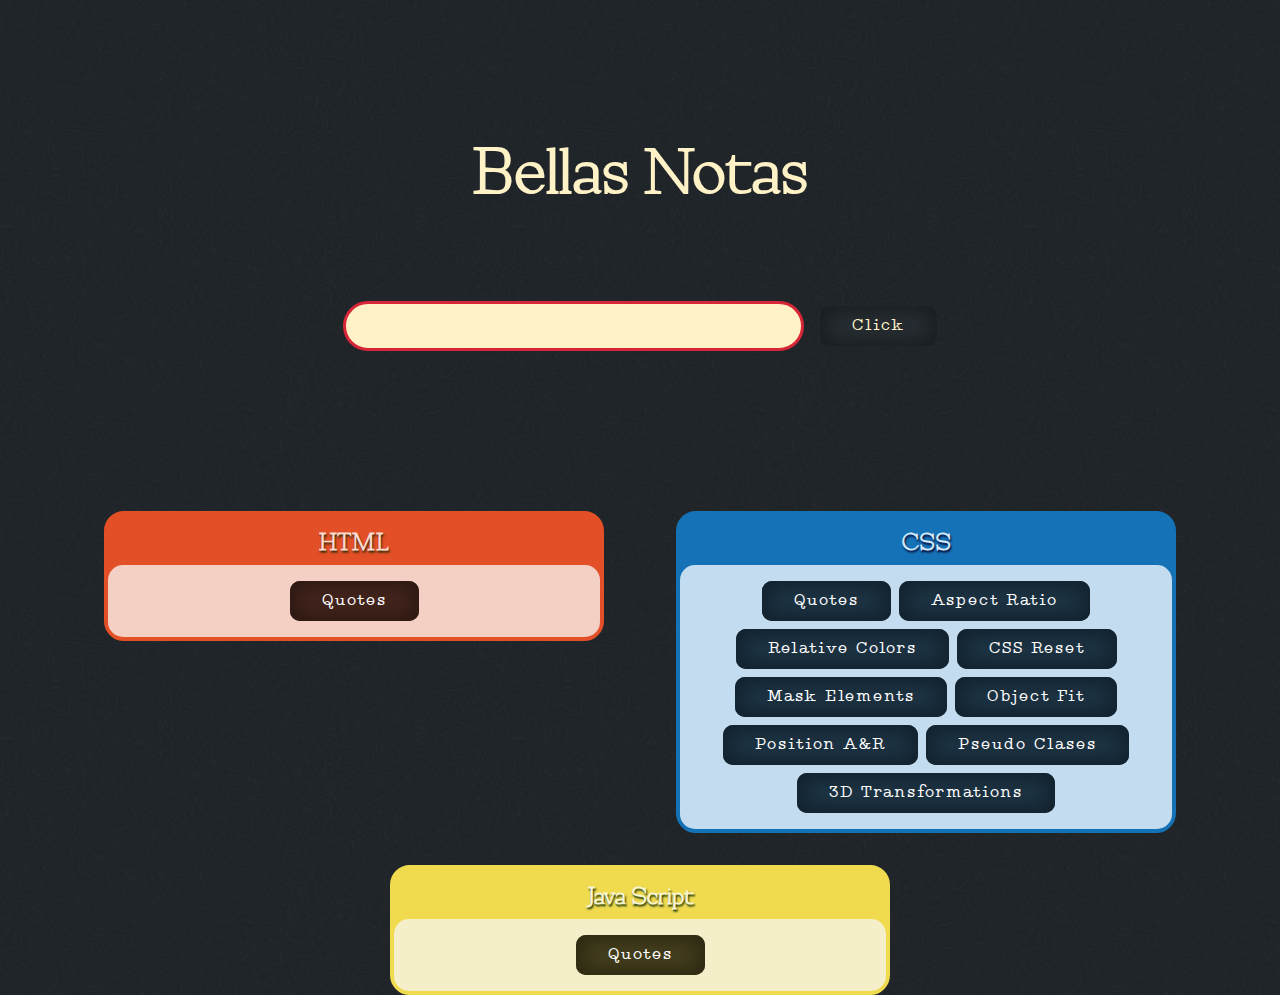
<file: index.html>
<!DOCTYPE html>
<html lang="en">
<head>
    <meta charset="UTF-8">
    <meta name="viewport" content="width=device-width, initial-scale=1.0">
    <link rel="stylesheet" href="css/style.css">
    <link rel="shortcut icon" href="assets/favicon/favicon.ico" type="image/x-icon">
    <title>Bellas Notas</title>
</head>
<body>
    <h1 class="page-header">Bellas Notas</h1>

    <main>
        <form action="" id="search">
            <input type="text">
            <div class="button">
                <a href="#">
                        Click
                    </a> 
            </div>
        </form>

        <div id="temas">
            <div id="html" class="cont-tema">
                <h2>HTML</h2>
                <div class="link-list">
                    <div class="button link"><a href="#q-html" >Quotes</a></div>
                </div>
            </div>
            <div id="css" class="cont-tema">
                <h2>CSS</h2>
                <div class="link-list">
                    <div class="button link"><a href="#q-css" >Quotes</a></div>
                    <div class="button link"><a href="filesCSS/Aspect Ratio/index.html" >Aspect Ratio</a></div>
                    <div class="button link"><a href="filesCSS/Colores Relativos/index.html" >Relative Colors</a></div>
                    <div class="button link"><a href="filesCSS/CSS Reset/index.html" >CSS Reset</a></div>
                    <div class="button link"><a href="filesCSS/Mask Elements/index.html" >Mask Elements</a></div>
                    <div class="button link"><a href="filesCSS/Object-Fit/index.html">Object Fit</a></div>
                    <div class="button link"><a href="filesCSS/Position Aboslute/index.html" >Position A&R</a></div>
                    <div class="button link"><a href="filesCSS/PseudoClases/index.html" >Pseudo Clases</a></div>
                    <div class="button link"><a href="filesCSS/Transformaciones3D/index.html" >3D Transformations</a></div>
                </div>
            </div>
            <div id="js" class="cont-tema">
                
                <h2>Java Script</h2>
                <div class="link-list">
                    <div class="button link"><a href="#q-js" >Quotes</a></div>
                </div>
            </div>
        </div>

        <div id="q-html" class="quotes">
            <ul>
                <li>Este es un li</li>
            </ul>
        </div>
  
        <div id="q-css" class="quotes">
            <ul>
                <li>Este es un li</li>
            </ul>
        </div>

        <div id="q-js" class="quotes">
            <ul>
                <li>Este es un li</li>
            </ul>
        </div>
    </main>
</body>
</html>
</file>
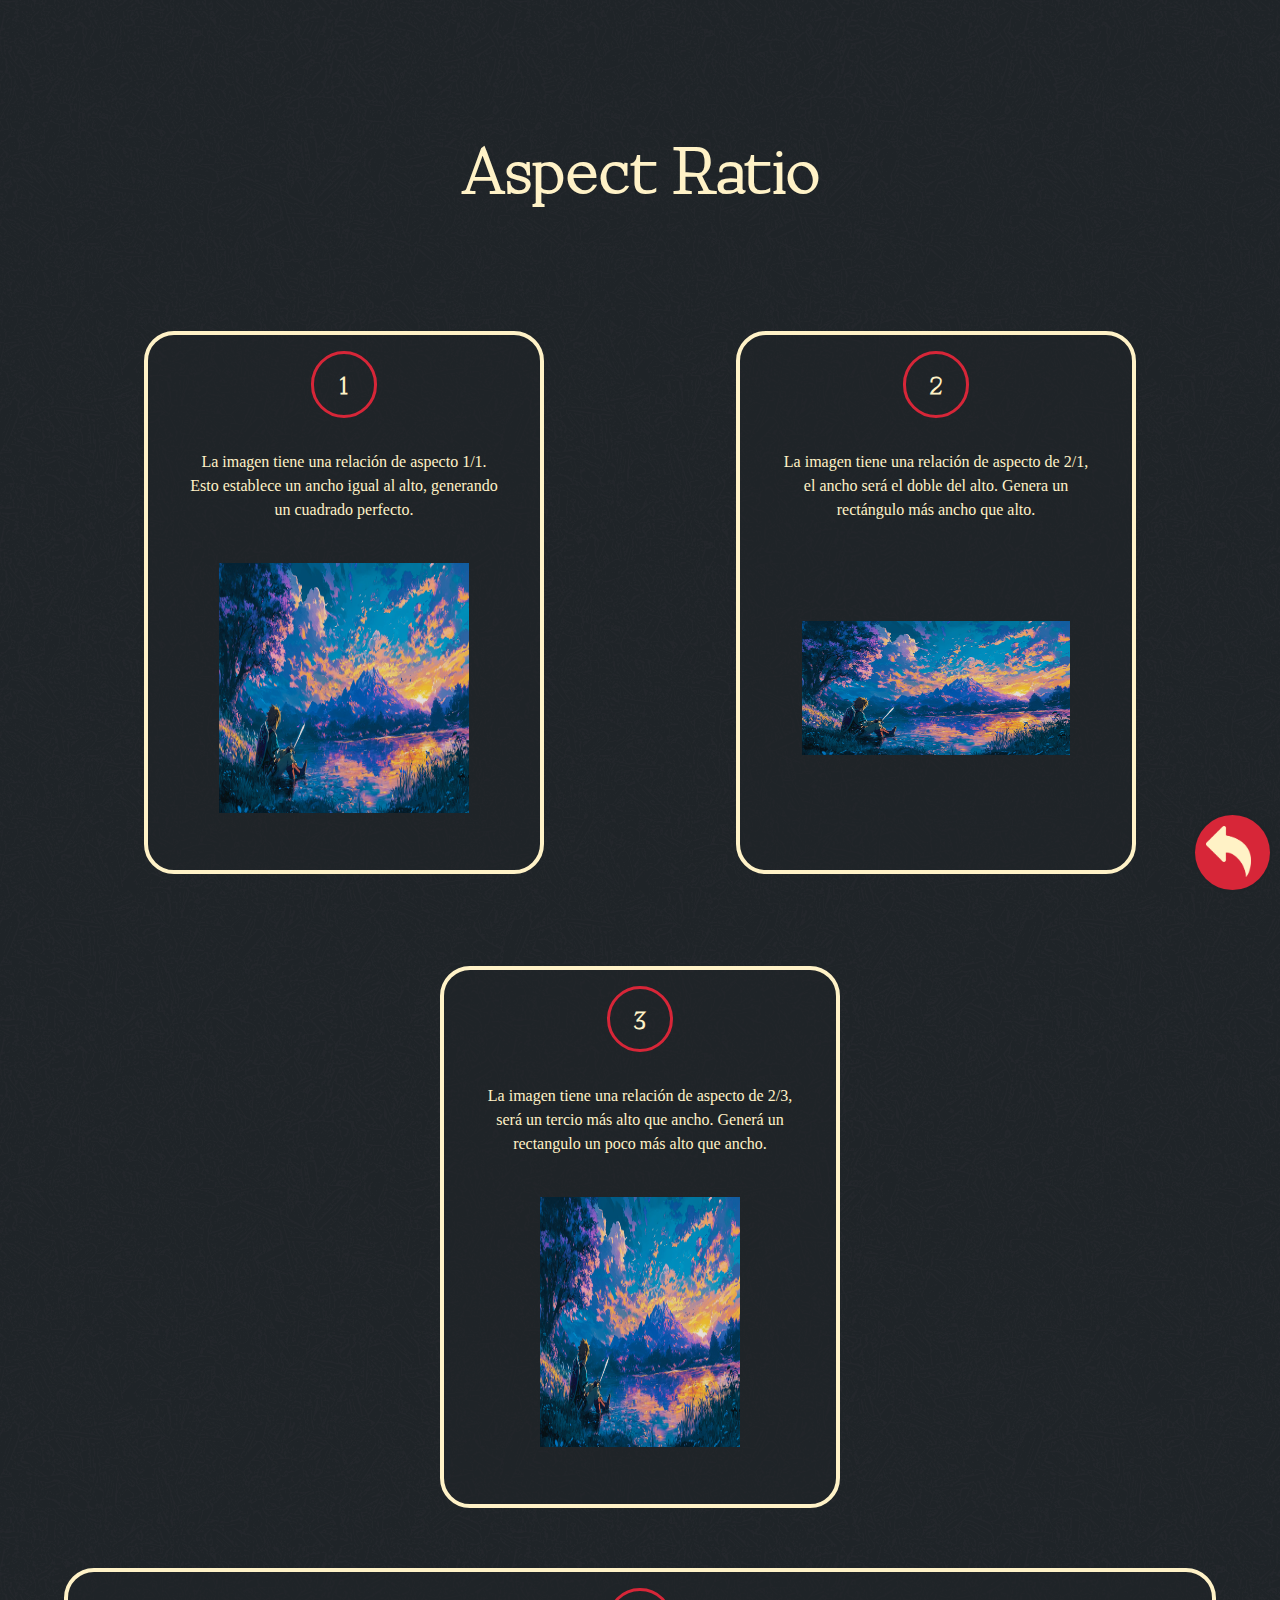
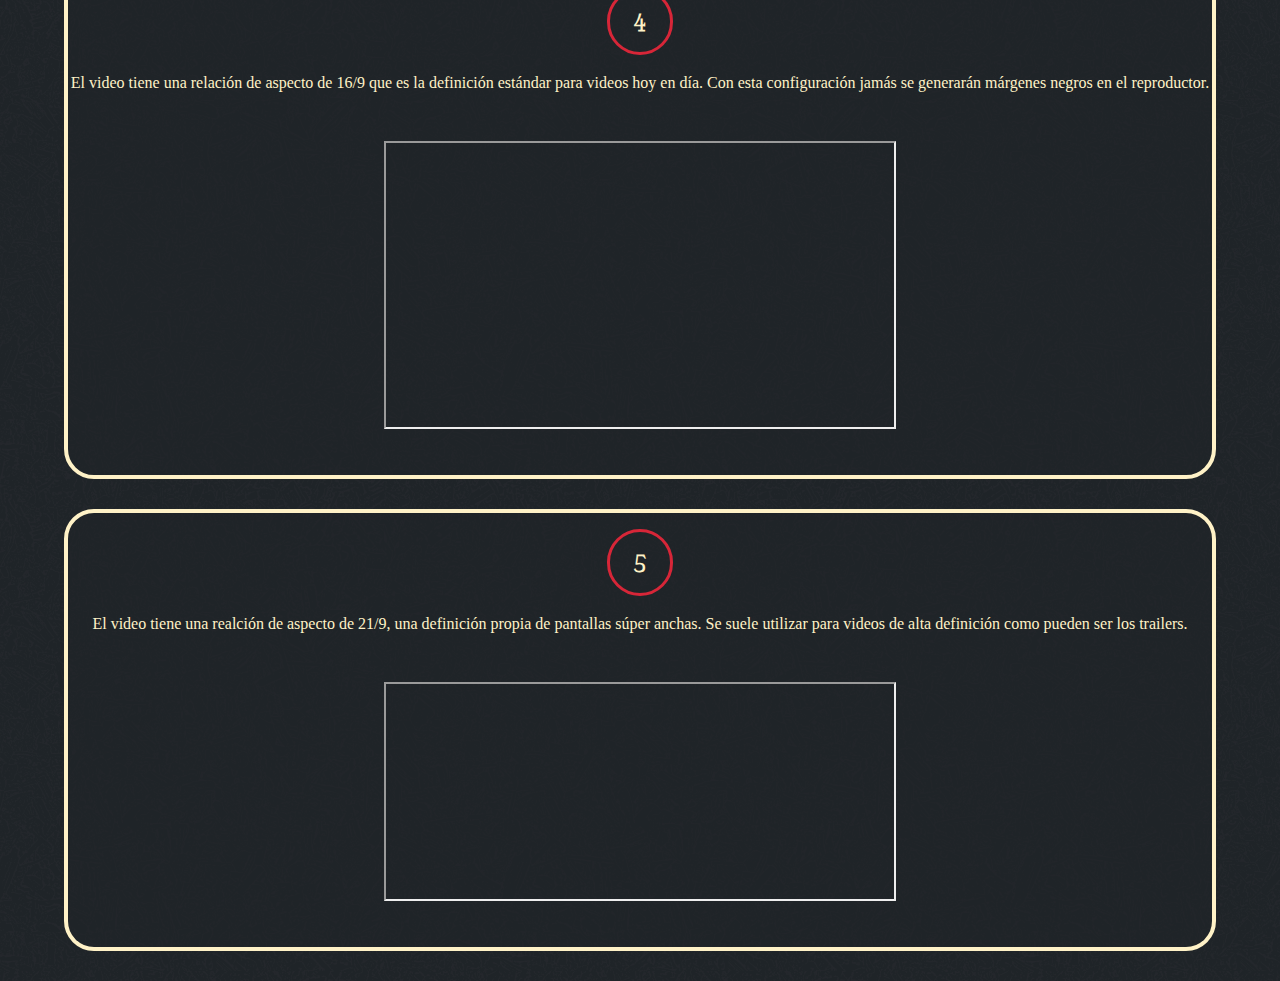
<file: filesCSS/Aspect Ratio/index.html>
<!DOCTYPE html>
<html lang="es">
<head>
    <meta charset="UTF-8">
    <meta name="viewport" content="width=device-width, initial-scale=1.0">
    <link rel="stylesheet" href="../../css/style.css">
    <link rel="shortcut icon" href="../../assets/favicon/favicon.ico" type="image/x-icon">
    <title>Relación de Aspecto</title>
</head>
<body>

    <a href="../../index.html">
        <div id="back-button">
            <img src="../../img/Back.png" alt="Back button">
        </div>
    </a>

    <main>
        <h2 class="page-header">Aspect Ratio</h2>

        <section class="samples">
            <article class="card-s fd-column">
                <h4>1</h4>
                <div class="card-content fd-column">
                    <p>La imagen tiene una relación de aspecto 1/1. Esto establece un ancho igual al alto, generando un cuadrado perfecto.</p>
                    <div class="portrait">
                        <figure class="figure-1">
                            <img class="as-1-1" src="img/Landscape.jpeg" alt="Hyrule">
                        </figure>
                    </div>
                </div>
            </article>

            <article class="card-s fd-column">
                <h4>2</h4>
                <div class="card-content fd-column">
                    <p>La imagen tiene una relación de aspecto de 2/1, el ancho será el doble del alto. Genera un rectángulo más ancho que alto.</p>
                    <div class="portrait">
                        <figure class="figure-1">
                            <img class="as-2-1" src="img/Landscape.jpeg" alt="Hyrule">
                        </figure>
                    </div>
                </div>
            </article>

            <article class="card-s fd-column">
                <h4>3</h4>
                <div class="card-content fd-column">
                    <p>La imagen tiene una relación de aspecto de 2/3, será un tercio más alto que ancho. Generá un rectangulo un poco más alto que ancho.</p>
                    <div class="portrait">
                        <figure class="figure-1">
                            <img class="as-2-3" src="img/Landscape.jpeg" alt="Hyrule">
                        </figure>
                    </div>
                </div>
            </article>
        </section>

        <section>
            <article class="card-l fd-column">
                <h4>4</h4>
                <p>El video tiene una relación de aspecto de 16/9 que es la definición estándar para videos hoy en día. Con esta configuración jamás se generarán márgenes negros en el reproductor.</p>
                    <figure>
                        <iframe class="as-16-9" src="https://www.youtube.com/embed/jfKfPfyJRdk?si=RVsv3t1Sjgtw8W5S" title="YouTube video player" allow="accelerometer; autoplay; clipboard-write; encrypted-media; gyroscope; picture-in-picture; web-share" referrerpolicy="strict-origin-when-cross-origin" allowfullscreen></iframe>
                    </figure>
            </article>


            <article class="card-l fd-column">
                <h4>5</h4>
                <p>El video tiene una realción de aspecto de 21/9, una definición propia de pantallas súper anchas. Se suele utilizar para videos de alta definición como pueden ser los trailers.</p>
                    <figure>
                        <iframe class="as-21-9" src="https://www.youtube.com/embed/bADR5QowGXc?si=iDo3r1_GaQK96CQY" title="YouTube video player" allow="accelerometer; autoplay; clipboard-write; encrypted-media; gyroscope; picture-in-picture; web-share" referrerpolicy="strict-origin-when-cross-origin" allowfullscreen></iframe>
                    </figure>
            </article>
        </section>
    </main>
    <footer></footer>
</body>
</html>
</file>
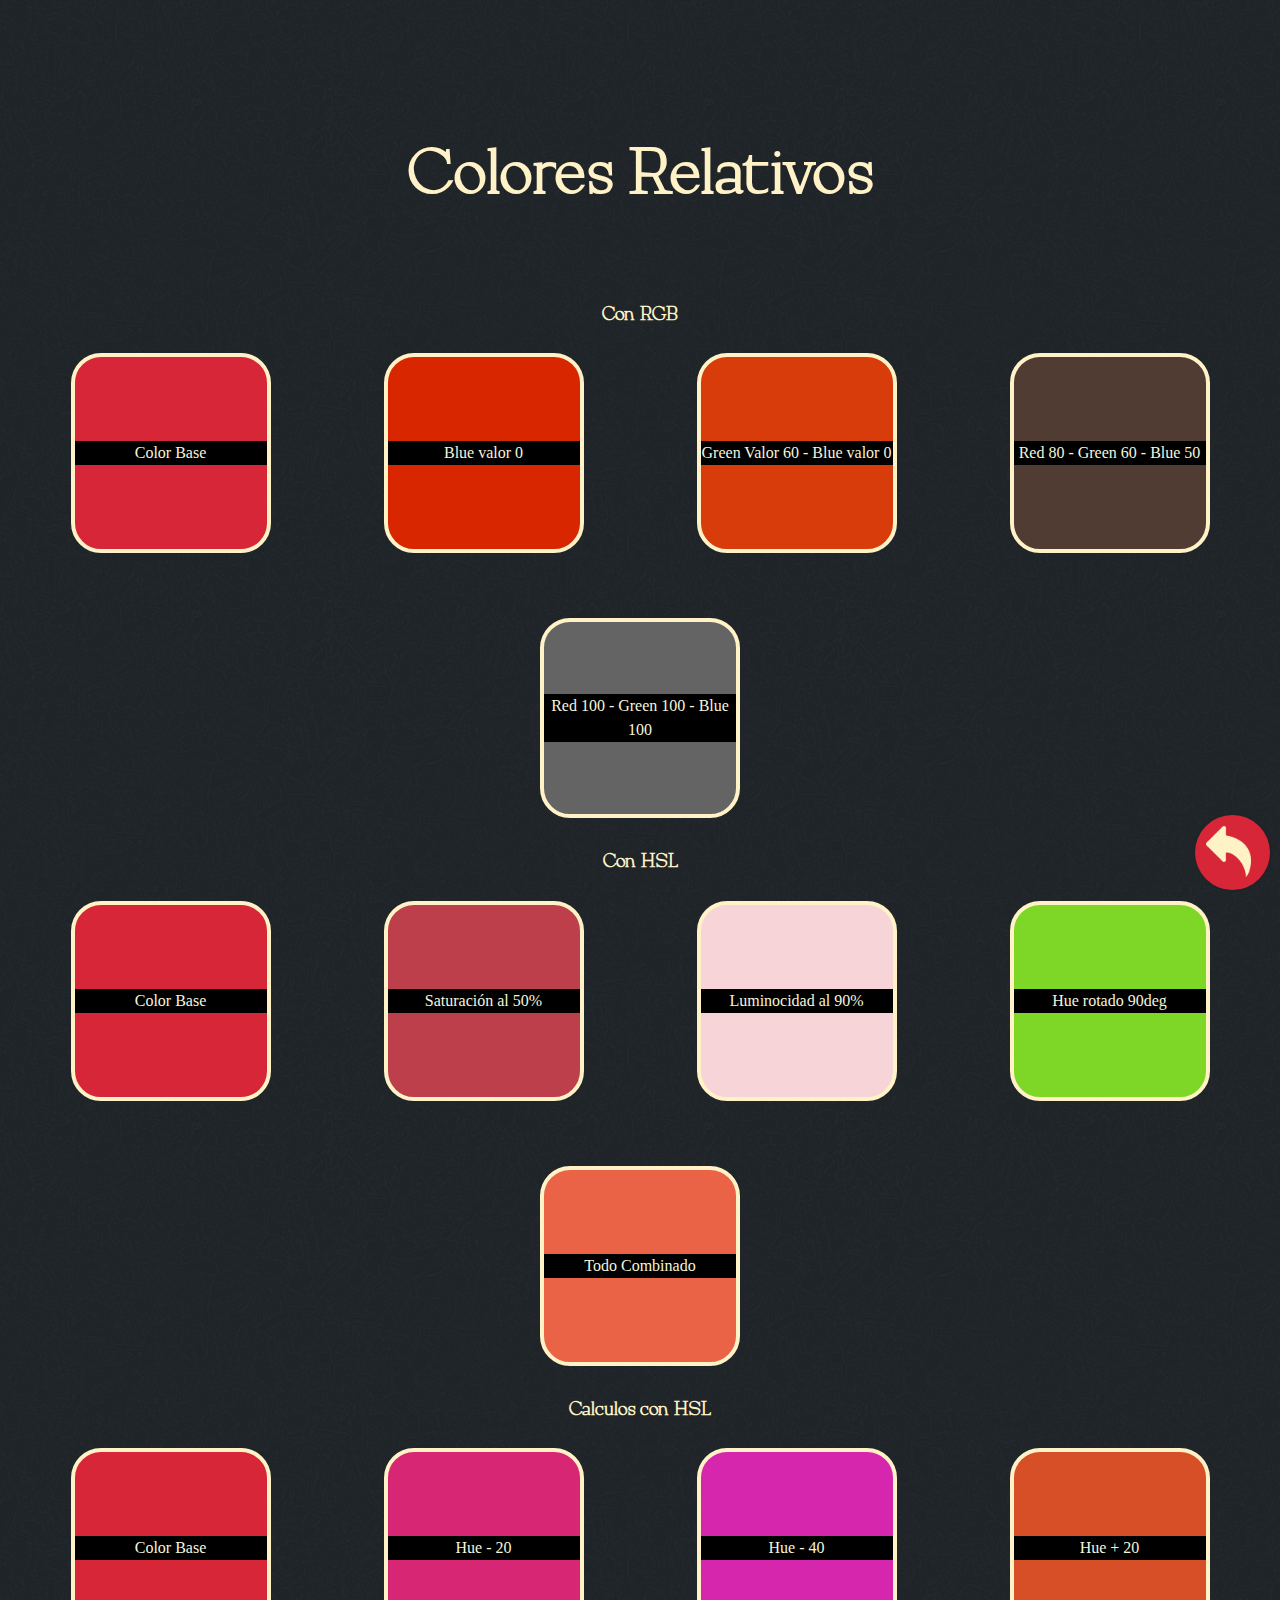
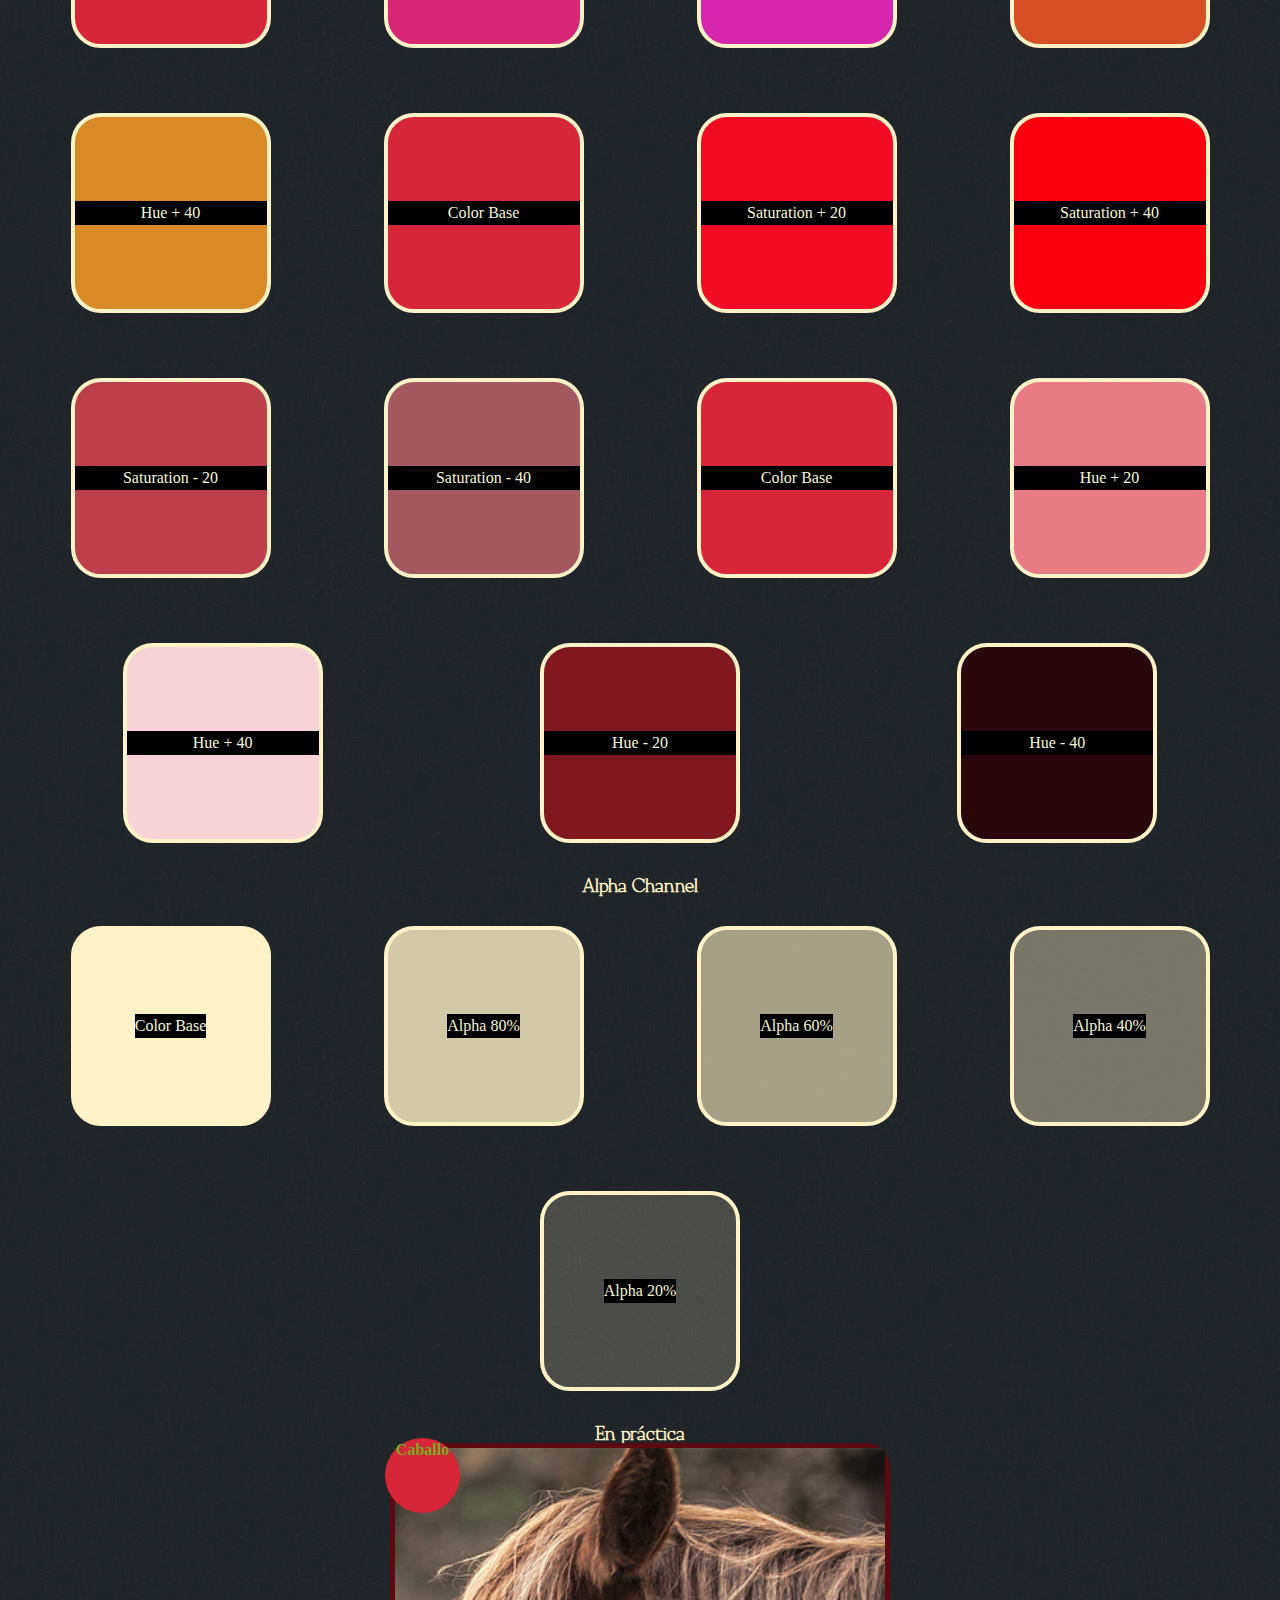
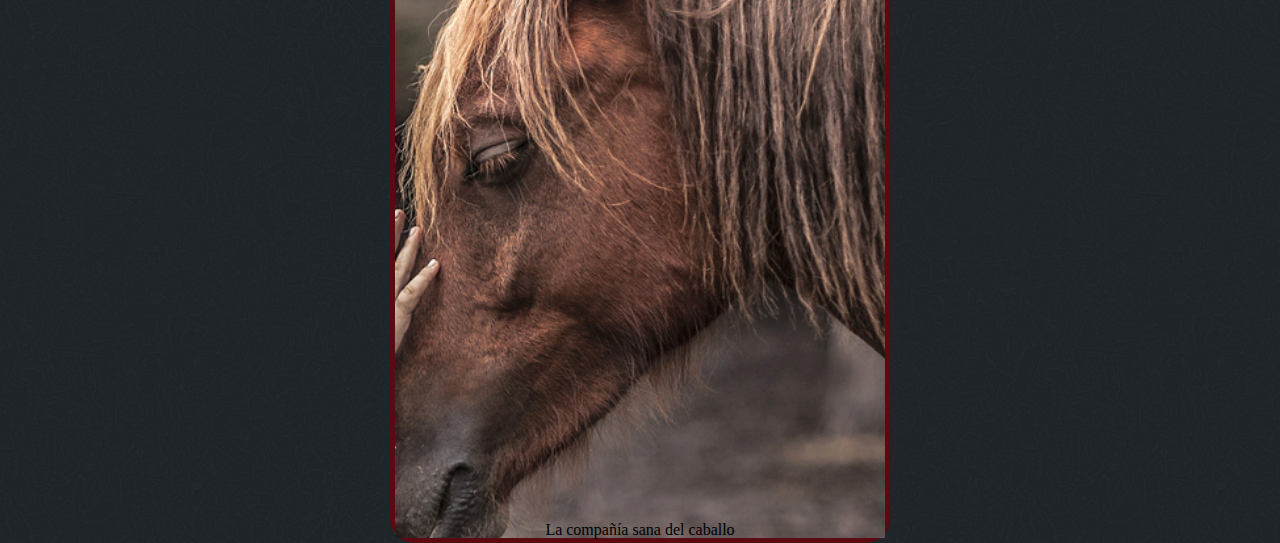
<file: filesCSS/Colores Relativos/index.html>
<!DOCTYPE html>
<html lang="en">
<head>
    <meta charset="UTF-8">
    <meta name="viewport" content="width=device-width, initial-scale=1.0">
    <link rel="stylesheet" href="../../css/style.css">
    <link rel="stylesheet" href="css/muestras.css">
    <link rel="shortcut icon" href="../../assets/favicon/favicon.ico" type="image/x-icon">
    <title>Colores Relativos</title>
</head>
<body>

    <a href="../../index.html">
        <div id="back-button">
            <img src="../../img/Back.png" alt="Back button">
        </div>
    </a>

    <main>
    <h2 class="page-header">Colores Relativos</h2>

    <h3>Con RGB</h3>

        <div class="samples muestras-rgb">
            <div class="card-l box"></div>
            <div class="card-l box"></div>
            <div class="card-l box"></div>
            <div class="card-l box"></div>
            <div class="card-l box"></div>
        </div>
    
    <h3>Con HSL</h3>

        <div class="samples muestras-hsl">
            <div class="card-l box"></div>
            <div class="card-l box"></div>
            <div class="card-l box"></div>
            <div class="card-l box"></div>
            <div class="card-l box"></div>
        </div>
  

    <h3>Calculos con HSL</h3>

    <div class="samples muestras-calc-hsl">
            <div class="card-l box"></div>
            <div class="card-l box"></div>
            <div class="card-l box"></div>
            <div class="card-l box"></div>
            <div class="card-l box"></div>
            <div class="card-l box"></div>
            <div class="card-l box"></div>
            <div class="card-l box"></div>
            <div class="card-l box"></div>
            <div class="card-l box"></div>
            <div class="card-l box"></div>
            <div class="card-l box"></div>
            <div class="card-l box"></div>
            <div class="card-l box"></div>
            <div class="card-l box"></div>
        </div>


    <h3>Alpha Channel</h3>

        <div class="samples muestras-alpha">
            <div class="card-l box"></div>
            <div class="card-l box"></div>
            <div class="card-l box"></div>
            <div class="card-l box"></div>
            <div class="card-l box"></div>
        </div>


    <h3>En práctica</h3>

    <div id="card">
        <figure>
            <img src="media/caballo.jpg" alt="Caballo">
        </figure>
    </div><!---->
</main>
</body>
</html>
</file>
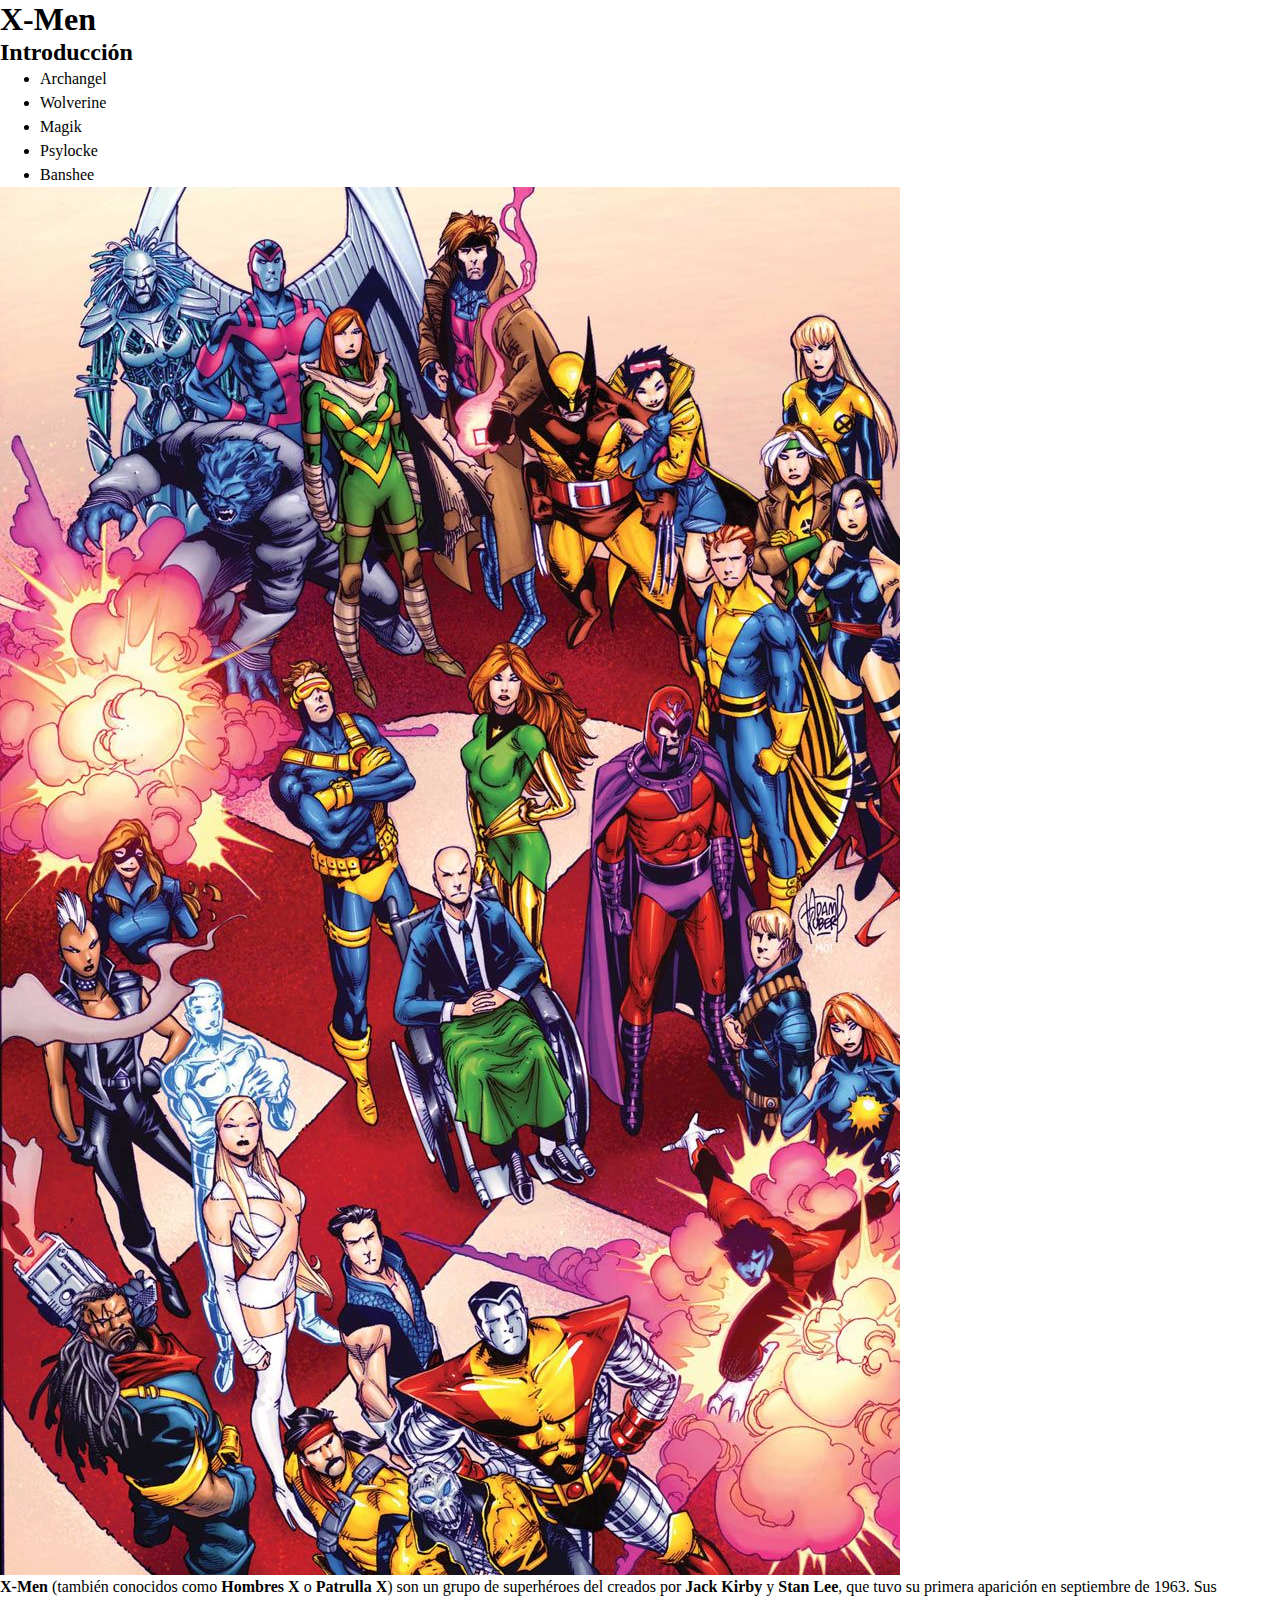
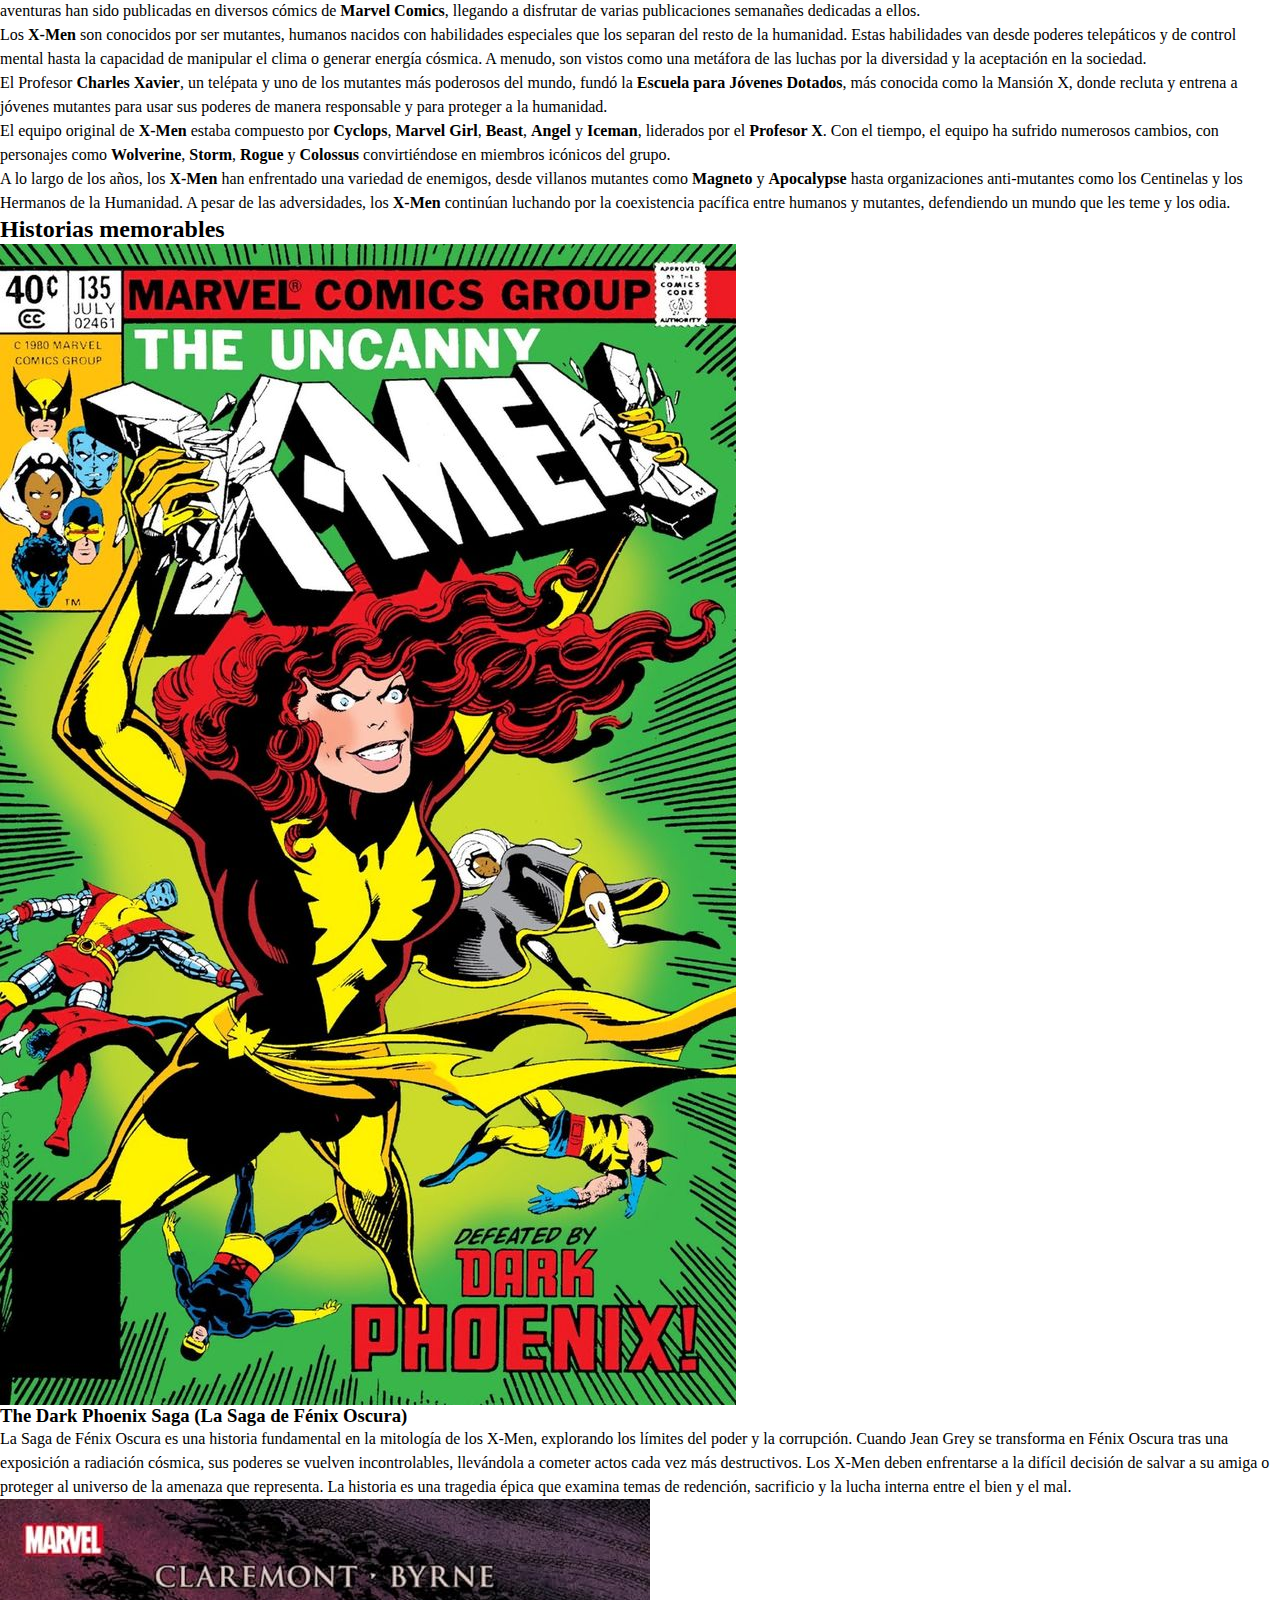
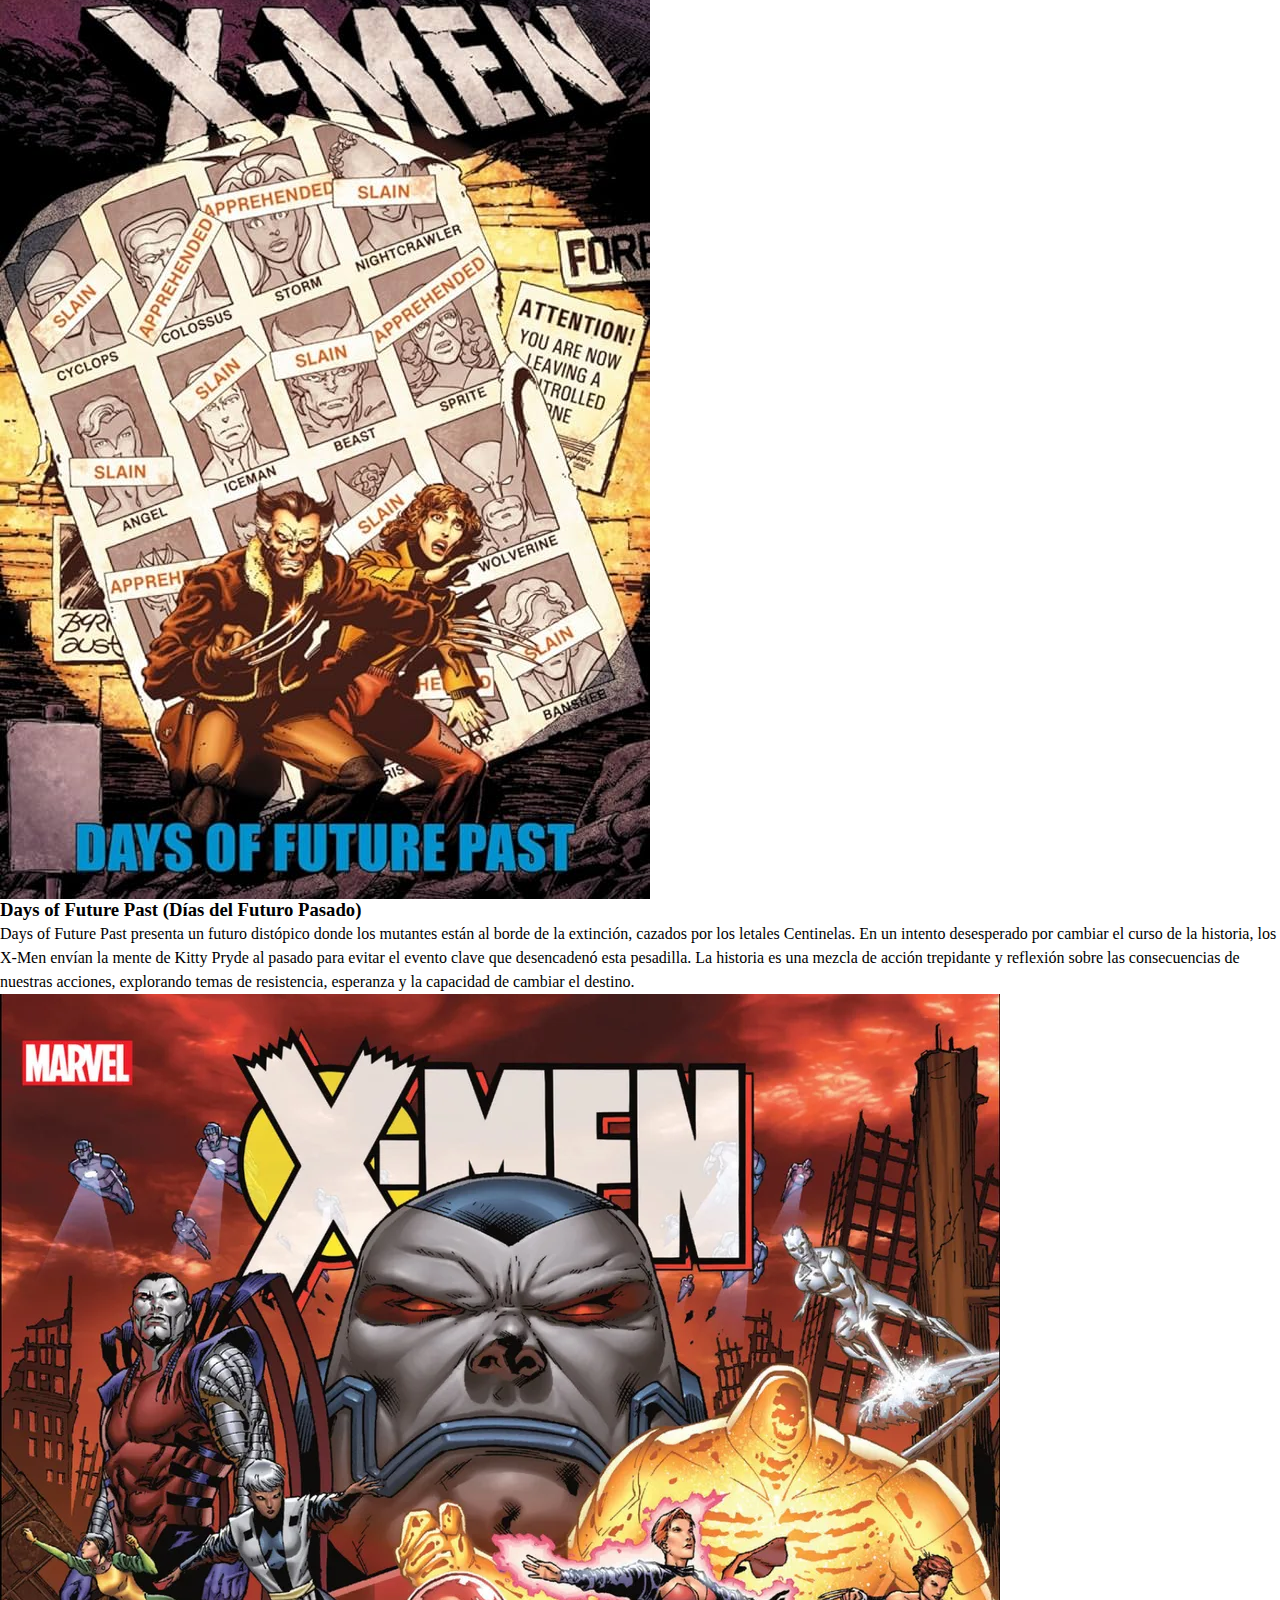
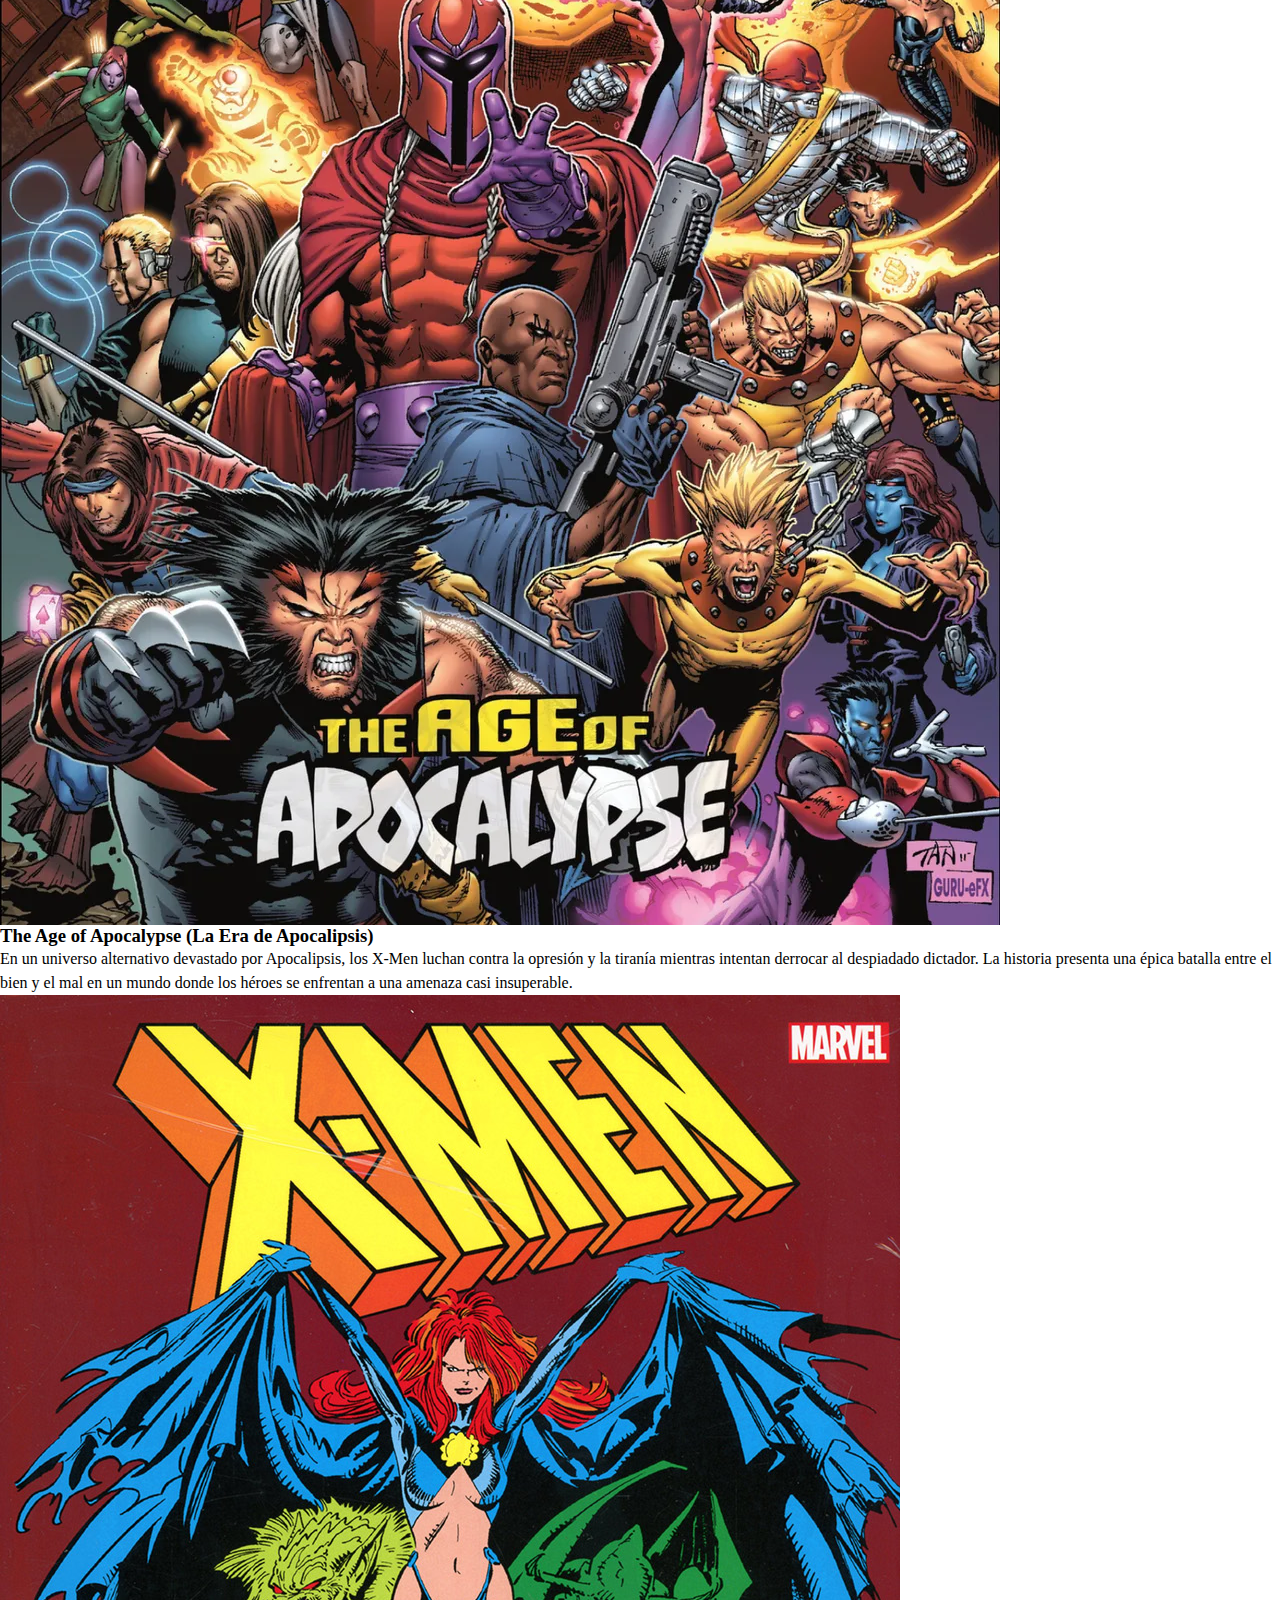
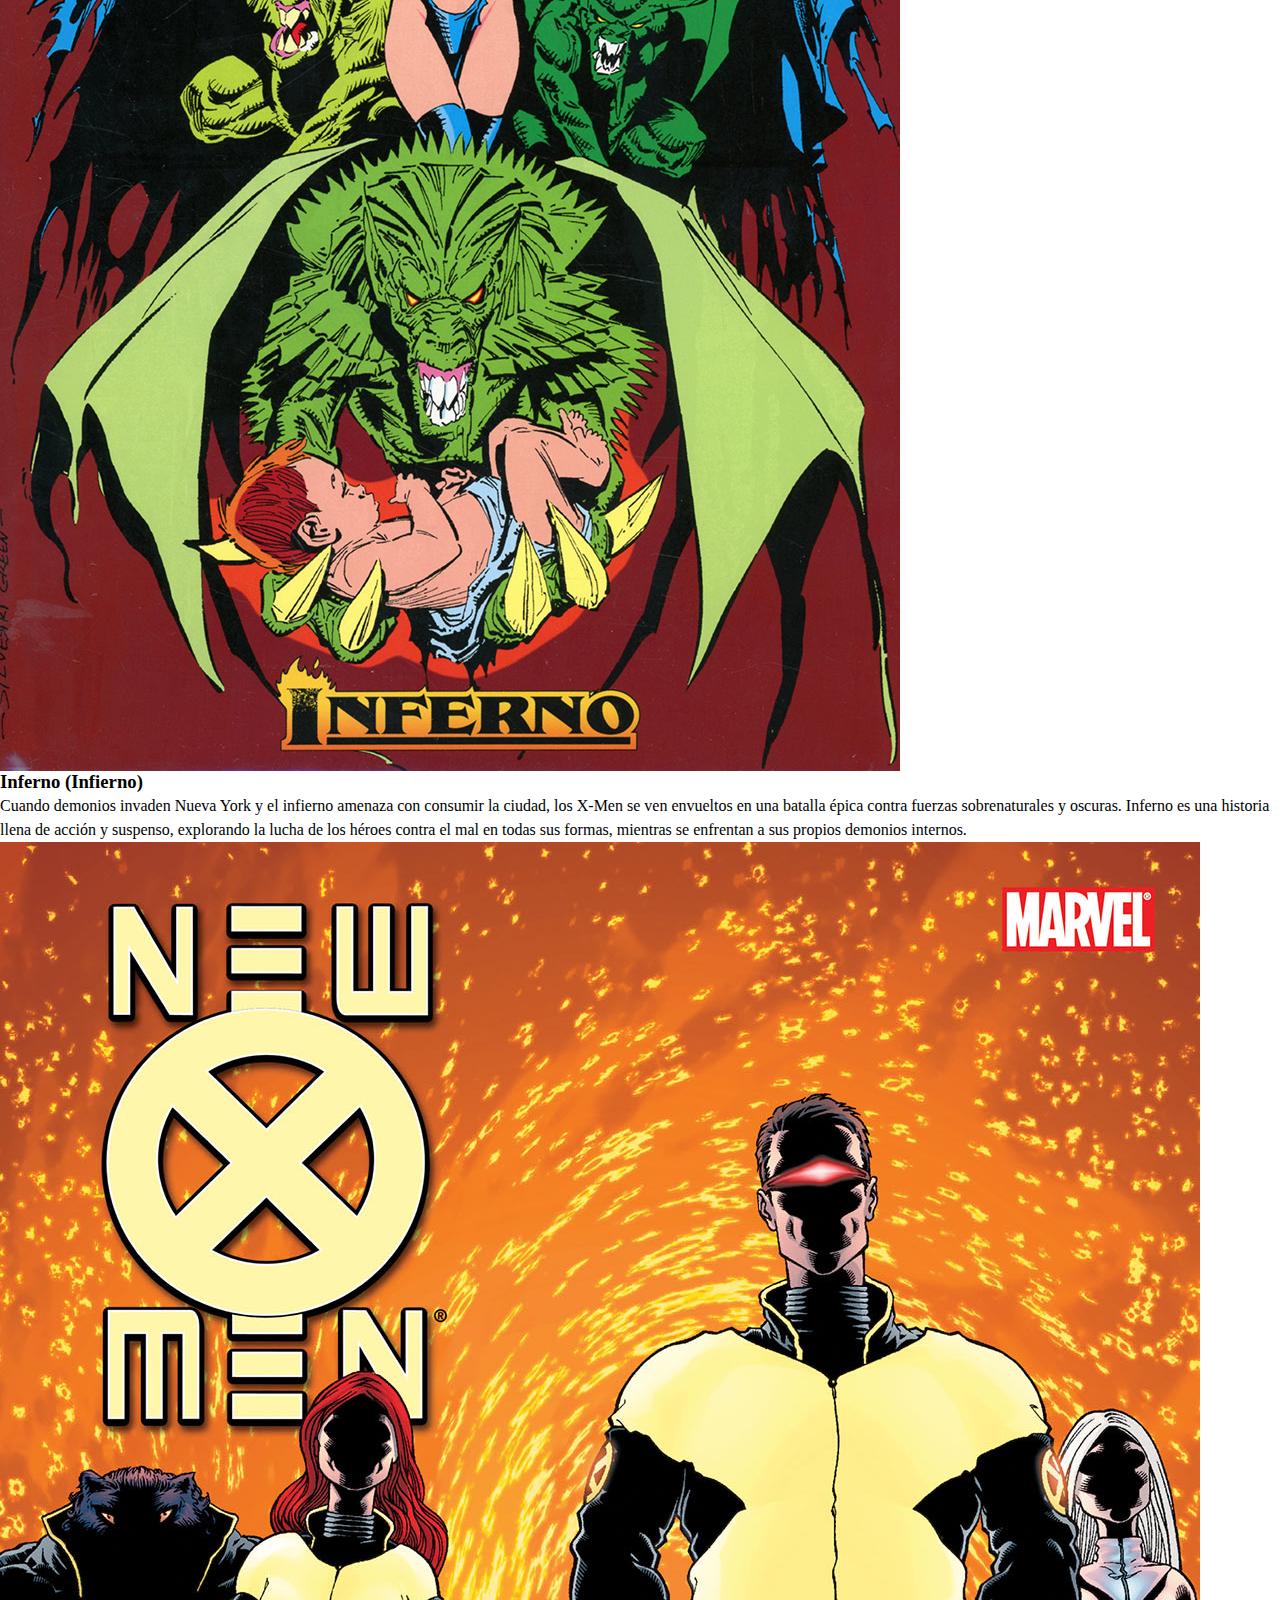
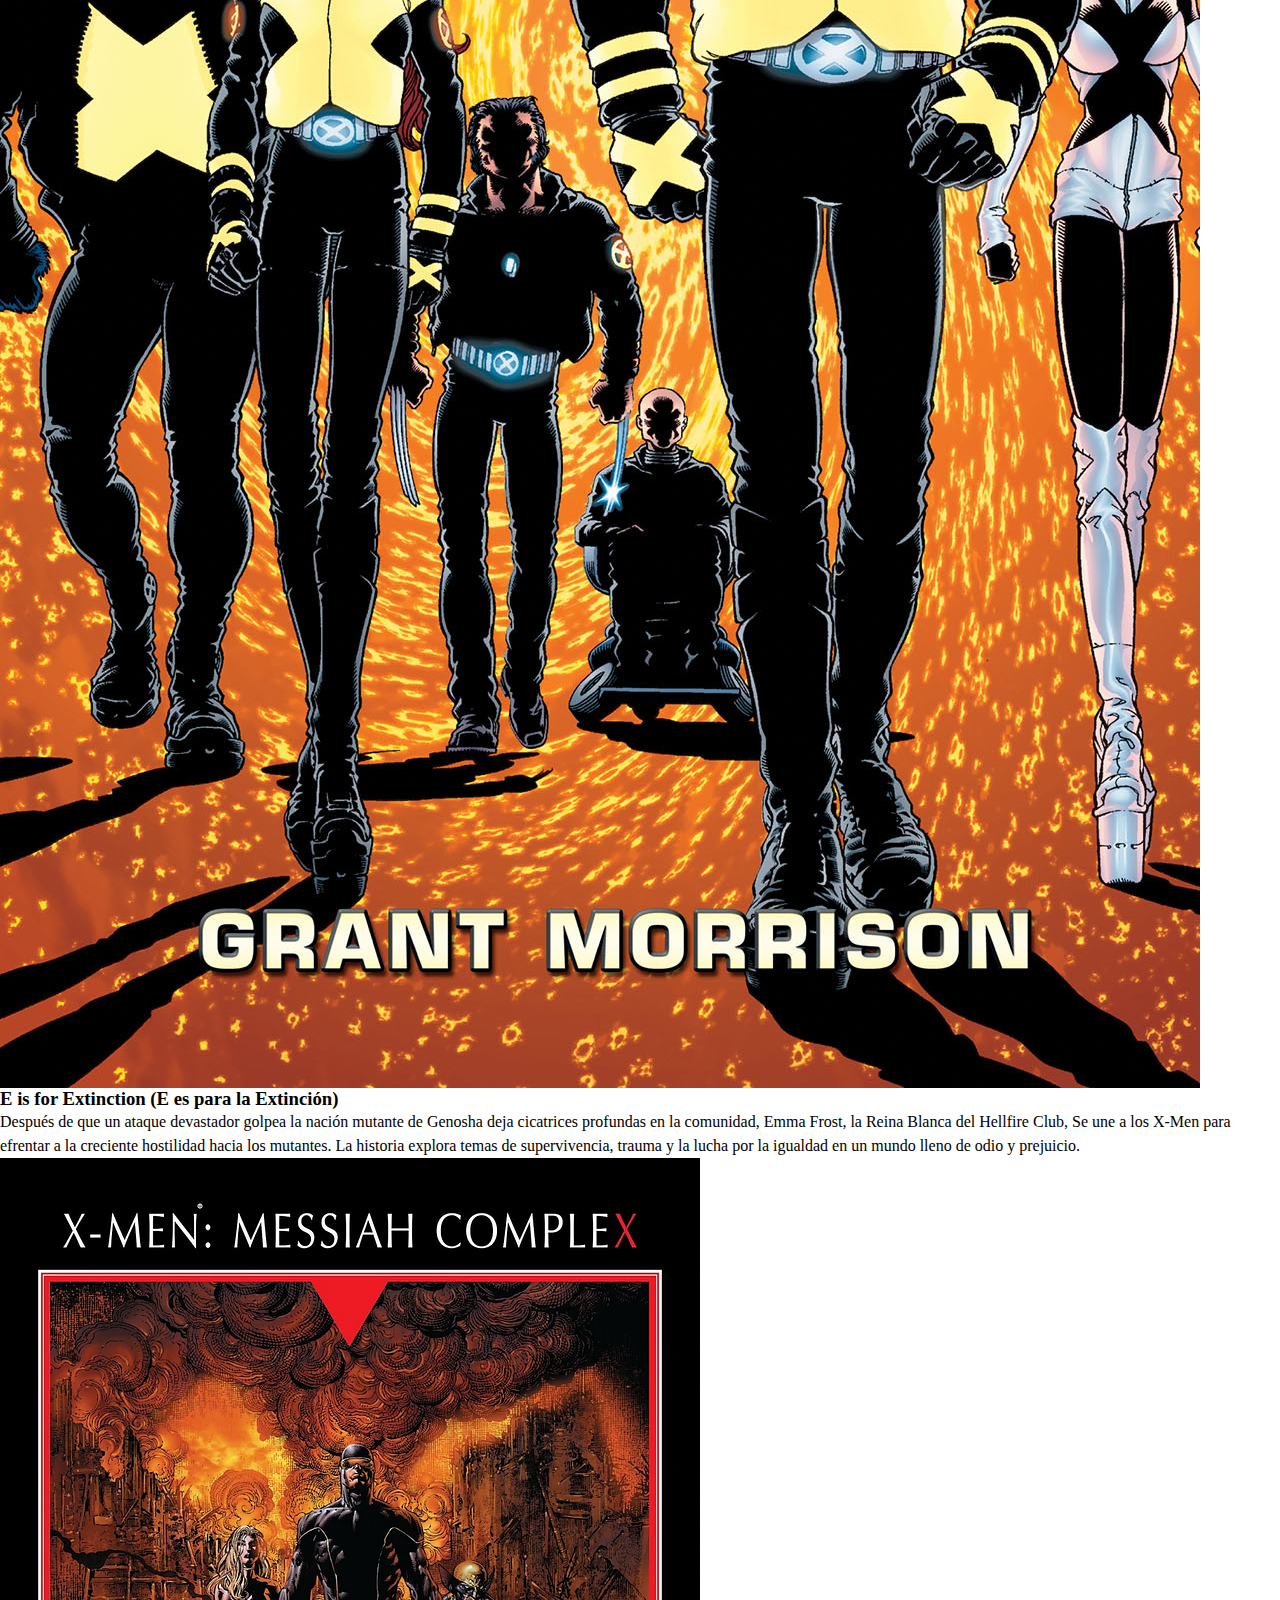
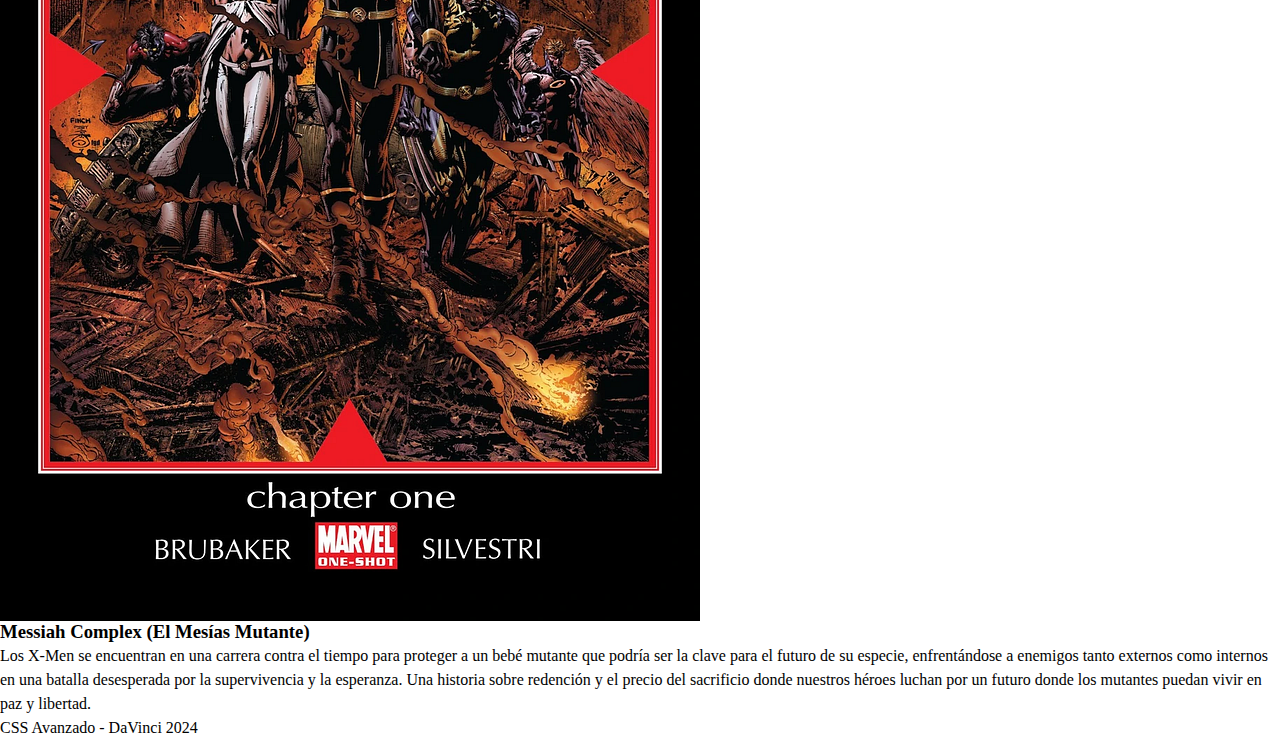
<file: filesCSS/CSS Reset/index.html>
<!DOCTYPE html>
<html lang="es">

<head>
    <meta charset="UTF-8">
    <meta name="viewport" content="width=device-width, initial-scale=1.0">
    <title>Propiedades Personalizadas</title>
    <link rel="stylesheet" href="css/style.css">
    <link rel="preconnect" href="https://fonts.googleapis.com">
    <link rel="preconnect" href="https://fonts.gstatic.com" crossorigin>
    <link href="https://fonts.googleapis.com/css2?family=Oswald:wght@200..700&display=swap" rel="stylesheet">
</head>


<body>
    <header>
            <h1>X-Men</h1>


    </header>
    <main>

        <section>
                <h2>Introducción</h2>

                <ul>
                    <li>Archangel</li>
                    <li>Wolverine</li>
                    <li>Magik</li>
                    <li>Psylocke</li>
                    <li>Banshee</li>
                </ul>
  
                    <img src="img/intro.jpg" alt="Ilustracíon grupal de los X-Men">
                    <p><strong>X-Men</strong> (también conocidos como <strong>Hombres X</strong> o <strong>Patrulla
                            X</strong>) son un grupo de superhéroes del creados por <strong>Jack Kirby</strong> y
                        <strong>Stan Lee</strong>, que tuvo
                        su primera aparición en septiembre de 1963. Sus aventuras han sido publicadas en diversos cómics
                        de
                        <strong>Marvel
                            Comics</strong>, llegando a disfrutar de varias publicaciones semanañes dedicadas a ellos.
                    </p>

                    <p>
                        Los <strong>X-Men</strong> son conocidos por ser mutantes, humanos nacidos con habilidades
                        especiales que los separan del resto de la humanidad. Estas habilidades van desde poderes
                        telepáticos y de control mental hasta la capacidad de manipular el clima o generar energía
                        cósmica. A menudo, son vistos como una metáfora de las luchas por la diversidad y la aceptación
                        en la sociedad.


                    </p>

                    <p>
                        El Profesor <strong>Charles Xavier</strong>, un telépata y uno de los mutantes más poderosos del
                        mundo, fundó la <strong>Escuela para Jóvenes Dotados</strong>, más conocida como la Mansión X,
                        donde recluta y entrena a jóvenes mutantes para usar sus poderes de manera responsable y para
                        proteger a la humanidad.
                    </p>

                    <p>
                        El equipo original de <strong>X-Men</strong> estaba compuesto por <strong>Cyclops</strong>,
                        <strong>Marvel Girl</strong>, <strong>Beast</strong>, <strong>Angel</strong> y
                        <strong>Iceman</strong>, liderados por el <strong>Profesor X</strong>. Con el tiempo, el equipo
                        ha sufrido numerosos cambios, con personajes como <strong>Wolverine</strong>,
                        <strong>Storm</strong>, <strong>Rogue</strong> y <strong>Colossus</strong> convirtiéndose en
                        miembros icónicos del grupo.
                    </p>
                    <p>
                        A lo largo de los años, los <strong>X-Men</strong> han enfrentado una variedad de enemigos,
                        desde villanos mutantes como <strong>Magneto</strong> y <strong>Apocalypse</strong> hasta
                        organizaciones anti-mutantes como los Centinelas y los Hermanos de la Humanidad. A pesar de las
                        adversidades, los <strong>X-Men</strong> continúan luchando por la coexistencia pacífica entre
                        humanos y mutantes, defendiendo un mundo que les teme y los odia.
                    </p>

        </section>

        <section>
                <h2>Historias memorables</h2>


        
                    <div>

                        <img class="historia-cover" src="img/covers/dark_phoenix.jpg" alt="Portada de comic">

                        <div class="historia-texto">
                            <h3>The Dark Phoenix Saga <span>(La Saga de Fénix Oscura)</span></h3>
                            <p>La Saga de Fénix Oscura es una historia fundamental en la mitología de los X-Men,
                                explorando los límites del poder y la corrupción. Cuando Jean Grey se transforma en
                                Fénix Oscura tras una exposición a radiación cósmica, sus poderes se vuelven
                                incontrolables, llevándola a cometer actos cada vez más destructivos. Los X-Men deben
                                enfrentarse a la difícil decisión de salvar a su amiga o proteger al universo de la
                                amenaza que representa. La historia es una tragedia épica que examina temas de
                                redención, sacrificio y la lucha interna entre el bien y el mal.</p>
                            <p></p>
                        </div>
                    </div>
                    <div>

                        <img class="historia-cover" src="img/covers/dofp.jpg" alt="Portada de comic">

                        <div class="historia-texto">
                            <h3>Days of Future Past <span>(Días del Futuro Pasado)</span></h3>
                            <p>Days of Future Past presenta un futuro distópico donde los mutantes están al borde de la
                                extinción, cazados por los letales Centinelas. En un intento desesperado por cambiar el
                                curso de la historia, los X-Men envían la mente de Kitty Pryde al pasado para evitar el
                                evento clave que desencadenó esta pesadilla. La historia es una mezcla de acción
                                trepidante y reflexión sobre las consecuencias de nuestras acciones, explorando temas de
                                resistencia, esperanza y la capacidad de cambiar el destino.</p>
                        </div>
                    </div>
                    <div>

                        <img class="historia-cover" src="img/covers/aoe.webp" alt="Portada de comic">

                        <div class="historia-texto">
                            <h3>The Age of Apocalypse <span>(La Era de Apocalipsis)</span></h3>
                            <p>En un universo alternativo devastado por Apocalipsis, los X-Men luchan contra la opresión
                                y la tiranía mientras intentan derrocar al despiadado dictador. La historia presenta una
                                épica batalla entre el bien y el mal en un mundo donde los héroes se enfrentan a una
                                amenaza casi insuperable.</p>

                        </div>
                    </div>

                    <div>

                        <img class="historia-cover" src="img/covers/inferno.jpg" alt="Portada de comic">

                        <div class="historia-texto">
                            <h3>Inferno <span>(Infierno)</span></h3>
                            <p>Cuando demonios invaden Nueva York y el infierno amenaza con consumir la ciudad, los
                                X-Men se ven envueltos en una batalla épica contra fuerzas sobrenaturales y oscuras.
                                Inferno es una historia llena de acción y suspenso, explorando la lucha de los héroes
                                contra el mal en todas sus formas, mientras se enfrentan a sus propios demonios
                                internos.</p>
                        </div>
                    </div>

                    <div>

                        <img class="historia-cover" src="img/covers/extiction.jpg" alt="Portada de comic">

                        <div class="historia-texto">
                            <h3>E is for Extinction <span>(E es para la Extinción)</span></h3>
                            <p>Después de que un ataque devastador golpea la nación mutante de Genosha deja cicatrices
                                profundas en la comunidad, Emma Frost, la Reina Blanca del Hellfire Club, Se une a los
                                X-Men para efrentar a la creciente hostilidad hacia los mutantes. La historia explora
                                temas de supervivencia, trauma y la lucha por la igualdad en un mundo lleno de odio y
                                prejuicio.</p>
                        </div>
                    </div>

                    <div>

                        <img class="historia-cover" src="img/covers/messiah_complex.png" alt="Portada de comic">

                        <div class="historia-texto">
                            <h3>Messiah Complex <span>(El Mesías Mutante)</span></h3>
                            <p>Los X-Men se encuentran en una carrera contra el tiempo para proteger a un bebé mutante
                                que podría ser la clave para el futuro de su especie, enfrentándose a enemigos tanto
                                externos como internos en una batalla desesperada por la supervivencia y la esperanza.
                                Una historia sobre redención y el precio del sacrificio donde nuestros héroes luchan por un futuro donde los mutantes puedan vivir en paz y libertad.</p>
                        </div>
                    </div>


        </section>


    </main>
    <footer>
        CSS Avanzado - DaVinci 2024
    </footer>
</body>

</html>
</file>
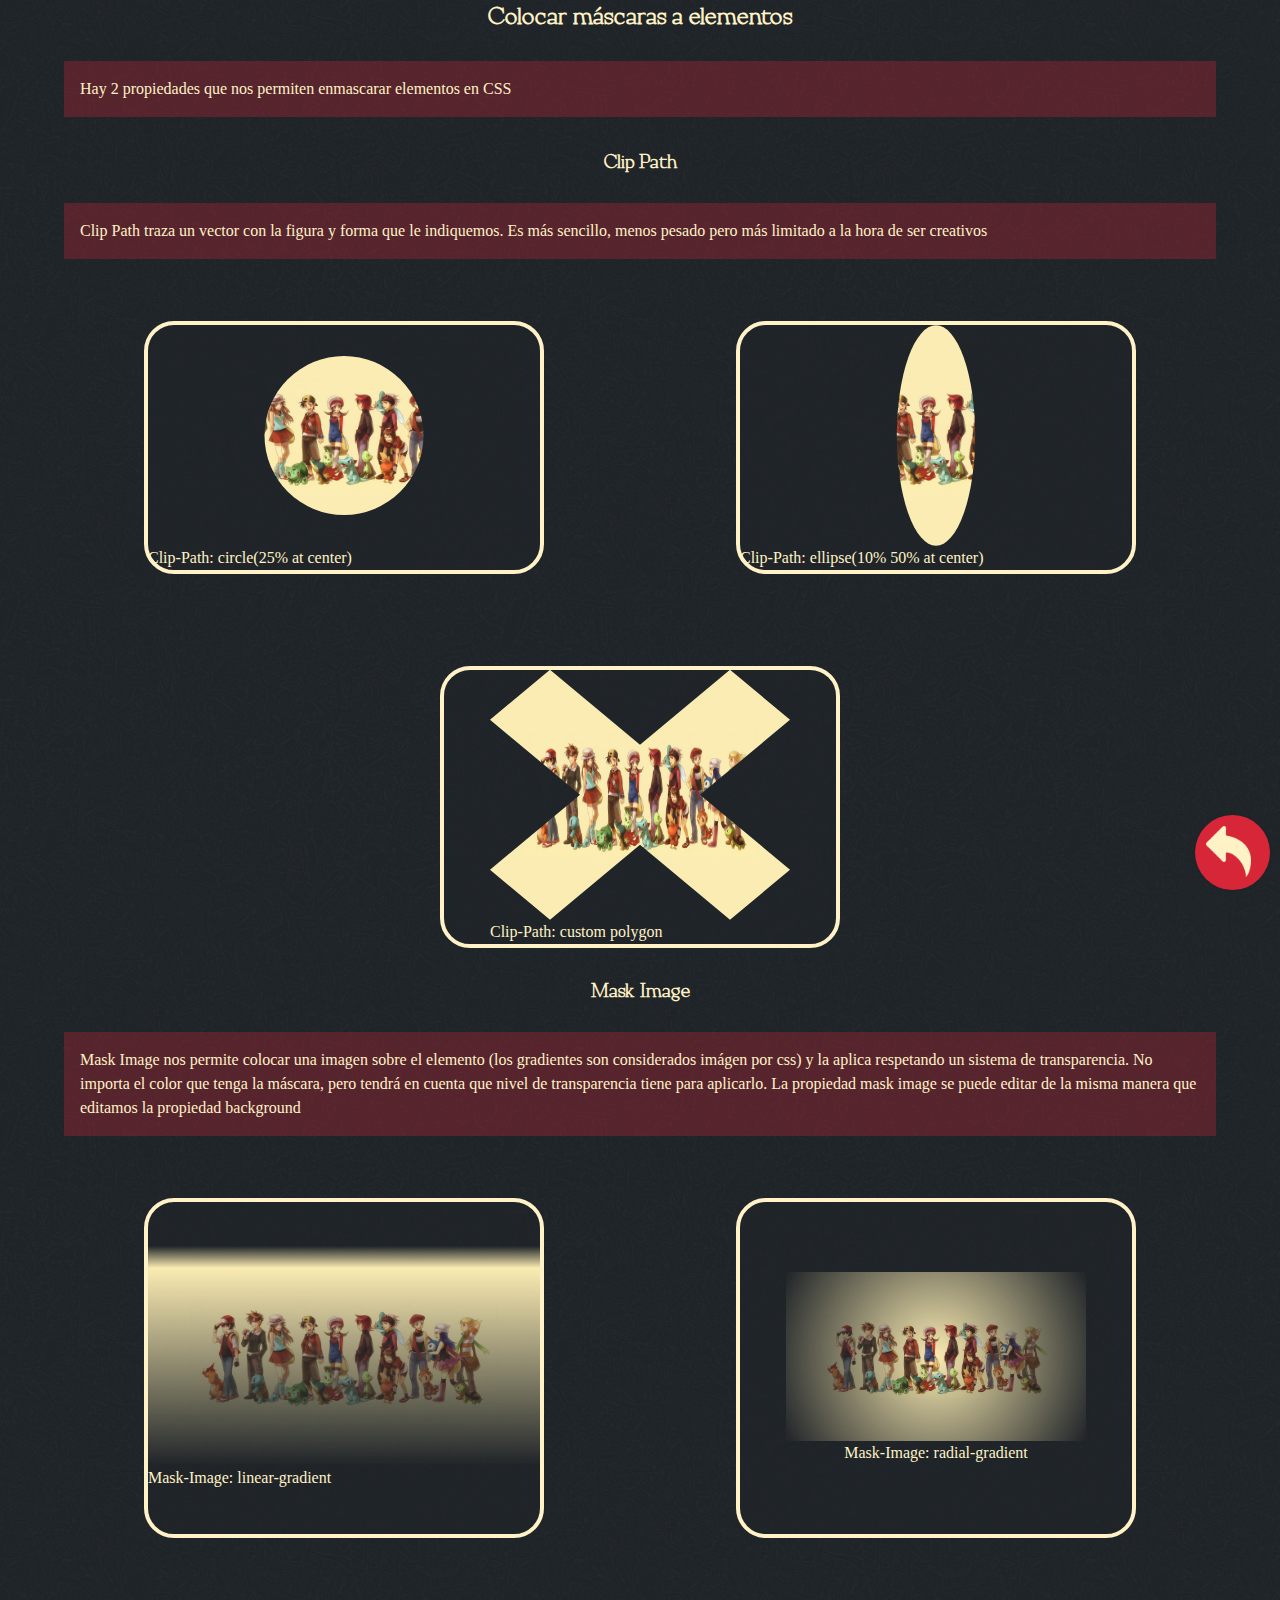
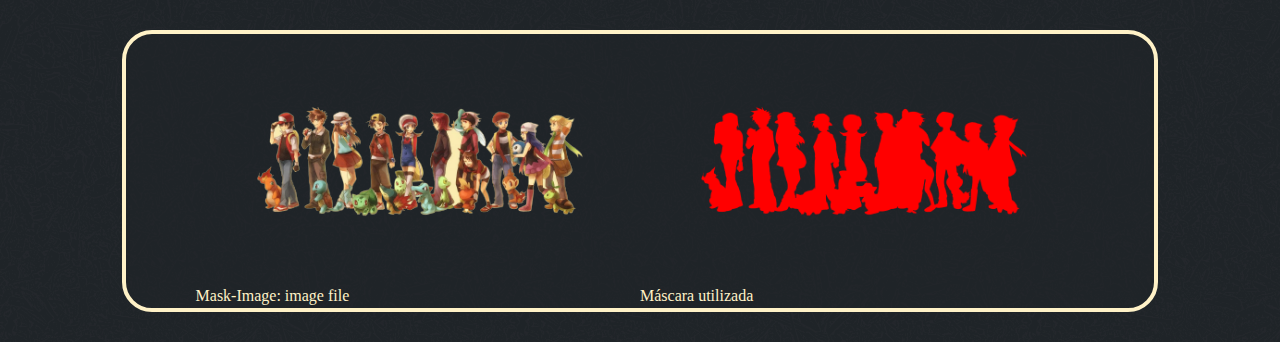
<file: filesCSS/Mask Elements/index.html>
<!DOCTYPE html>
<html lang="en">
<head>
    <meta charset="UTF-8">
    <meta name="viewport" content="width=device-width, initial-scale=1.0">
    <link rel="stylesheet" href="css/style.css">
    <link rel="stylesheet" href="../../css/style.css">
    <link rel="shortcut icon" href="../../assets/favicon/favicon.ico" type="image/x-icon">
    <title>Mask Elements</title>
</head>
<body>

    <a href="../../index.html">
        <div id="back-button">
            <img src="../../img/Back.png" alt="Back button">
        </div>
    </a>

    <main>
        <h2 class="page -header">Colocar máscaras a elementos</h2>

        <p class="paragraph">Hay 2 propiedades que nos permiten enmascarar elementos en CSS</p>

        <section>
            <h3>Clip Path</h3>

            <p class="paragraph">Clip Path traza un vector con la figura y forma que le indiquemos. Es más sencillo, menos pesado pero más limitado a la hora de ser creativos</p>

            <figure class="samples" >
                <div class="card-s">
                    <div class="fd-column">
                        <img class="cp-circle" src="img/Entrenadores.jpg" alt="Trainers">
                        <figcaption>Clip-Path: circle(25% at center)</figcaption>
                    </div>
                </div>

                <div class="card-s">
                    <dic class="fd-column">
                        <img class="cp-ellipse" src="img/Entrenadores.jpg" alt="Trainers">
                        <figcaption>Clip-Path: ellipse(10% 50% at center)</figcaption>
                    </dic>
                </div>  

                <div class="card-s">
                    <div class="fd-column">
                        <img class="cp-polygon" src="img/Entrenadores.jpg" alt="Trainers">
                        <figcaption>Clip-Path: custom polygon</figcaption>
                    </div>
                </div>                
            </figure>
        </section>

        <section>
            <h3>Mask Image</h3>

            <p class="paragraph">Mask Image nos permite colocar una imagen sobre el elemento (los gradientes son considerados imágen por css) y la aplica respetando un sistema de transparencia. No importa el color que tenga la máscara, pero tendrá en cuenta que nivel de transparencia tiene para aplicarlo. La propiedad mask image se puede editar de la misma manera que editamos la propiedad background</p>

            <figure class="samples" >
                <div class="card-s">
                    <div class="fd-column">
                        <img class="mi-gradient" src="img/Entrenadores.jpg" alt="Trainers">
                        <figcaption>Mask-Image: linear-gradient</figcaption>
                    </div>
                </div>

                <div class="card-s">
                    <div class="portrait fd-column">
                        <img class="mi-radial-gradient" src="img/Entrenadores.jpg" alt="Trainers">
                        <figcaption>Mask-Image: radial-gradient</figcaption>
                    </div>
                </div>    

                <div class="card-l">
                    <div class="fd-column">
                        <img class="mi-image" src="img/Entrenadores.jpg" alt="Trainers">
                        <figcaption>Mask-Image: image file</figcaption>
                    </div>
                    <div class="fd-column">
                        <img src="img/mask-image.png" alt="Mask Image Reference">
                        <figcaption>Máscara utilizada</figcaption>
                    </div>
                </div>
        </section>
    </main>
</body>
</html>
</file>
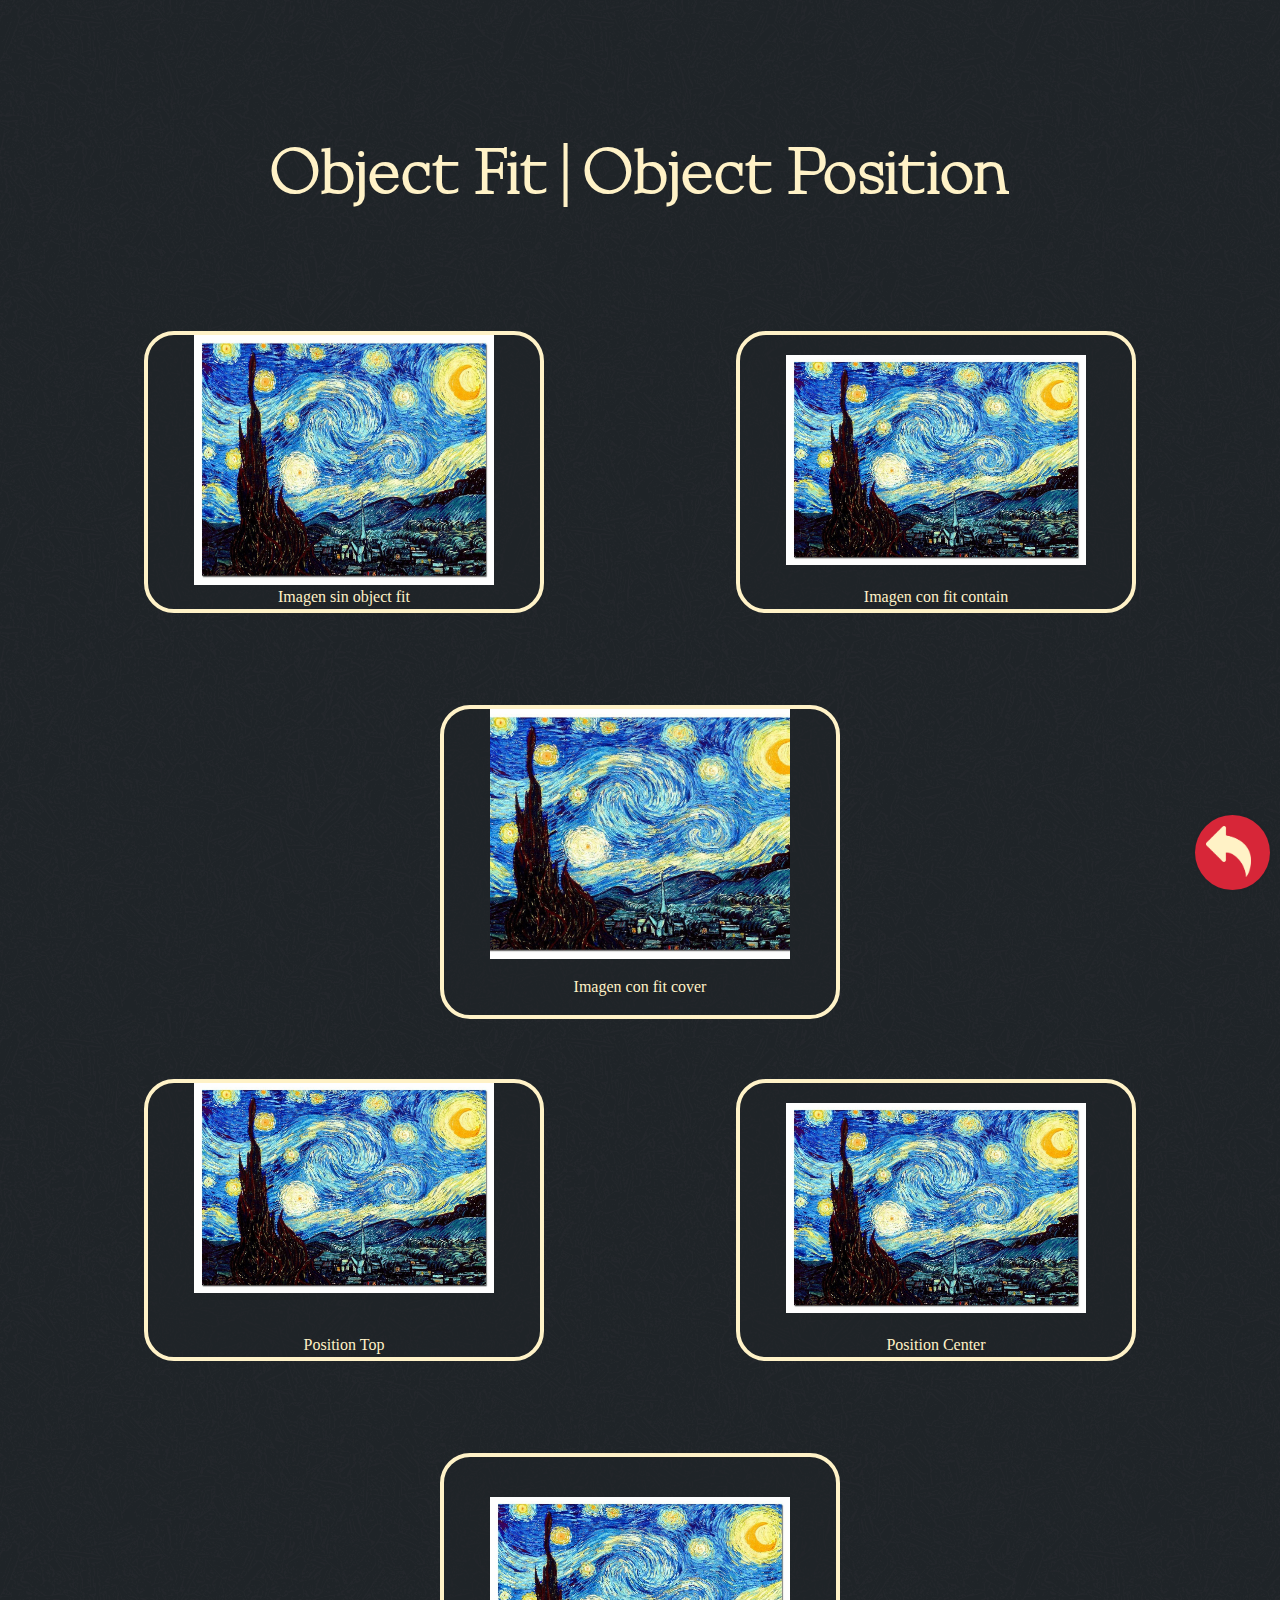
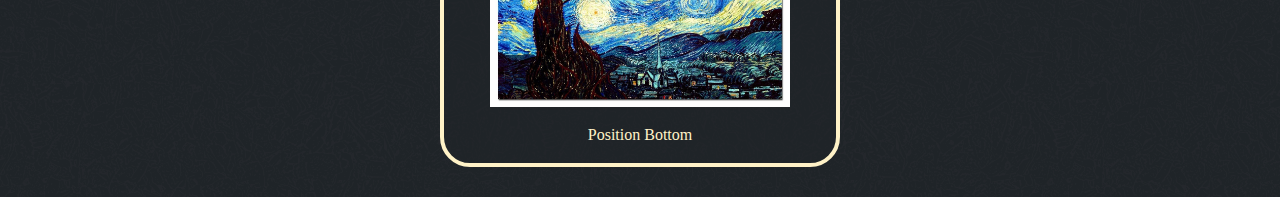
<file: filesCSS/Object-Fit/index.html>
<!DOCTYPE html>
<html lang="en">
<head>
    <meta charset="UTF-8">
    <meta name="viewport" content="width=device-width, initial-scale=1.0">
    <link rel="stylesheet" href="CSS/style.css">
    <link rel="stylesheet" href="../../css/style.css">
    <link rel="shortcut icon" href="../../assets/favicon/favicon.ico" type="image/x-icon">
    <title>Object-Fit</title>
</head>
<body>

    <a href="../../index.html">
        <div id="back-button">
            <img src="../../img/Back.png" alt="Back button">
        </div>
    </a>


    <h2 class="page-header">Object Fit | Object Position</h2>

    <div class="samples">
        <figure class="card-s fd-column">
            <img src="MEDIA/la-noche-estrellada.jpg" alt="Imagen no fit" class="imagen">
            <figcaption>Imagen sin object fit</figcaption>
        </figure>
        <figure class="card-s fd-column">
            <img src="MEDIA/la-noche-estrellada.jpg" alt="Imagen fit" class="imagen fit-contain">
            <figcaption>Imagen con fit contain</figcaption>
        </figure>
        <figure class="card-s fd-column">
            <img src="MEDIA/la-noche-estrellada.jpg" alt="Imagen fit" class="imagen fit-cover">
            <figure>Imagen con fit cover</figure>
        </figure>
    </div>
    
    <div class="samples">
        <figure class="card-s fd-column">
            <img src="MEDIA/la-noche-estrellada.jpg" alt="Position top" class="imagen
            fit-contain position-top">
            <figcaption>Position Top</figcaption>
        </figure>
        <figure class="card-s fd-column"> 
            <img src="MEDIA/la-noche-estrellada.jpg" alt="Position center" class="imagen fit-contain posiiton-center">
            <figcaption>Position Center</figcaption>
        </figure>
        <figure class="card-s fd-column">
            <img src="MEDIA/la-noche-estrellada.jpg" alt="Position bottom" class="imagen fit-contain position-bottom">
            <figure>Position Bottom</figure>
        </figure>
    </div>

</body>
</html>
</file>
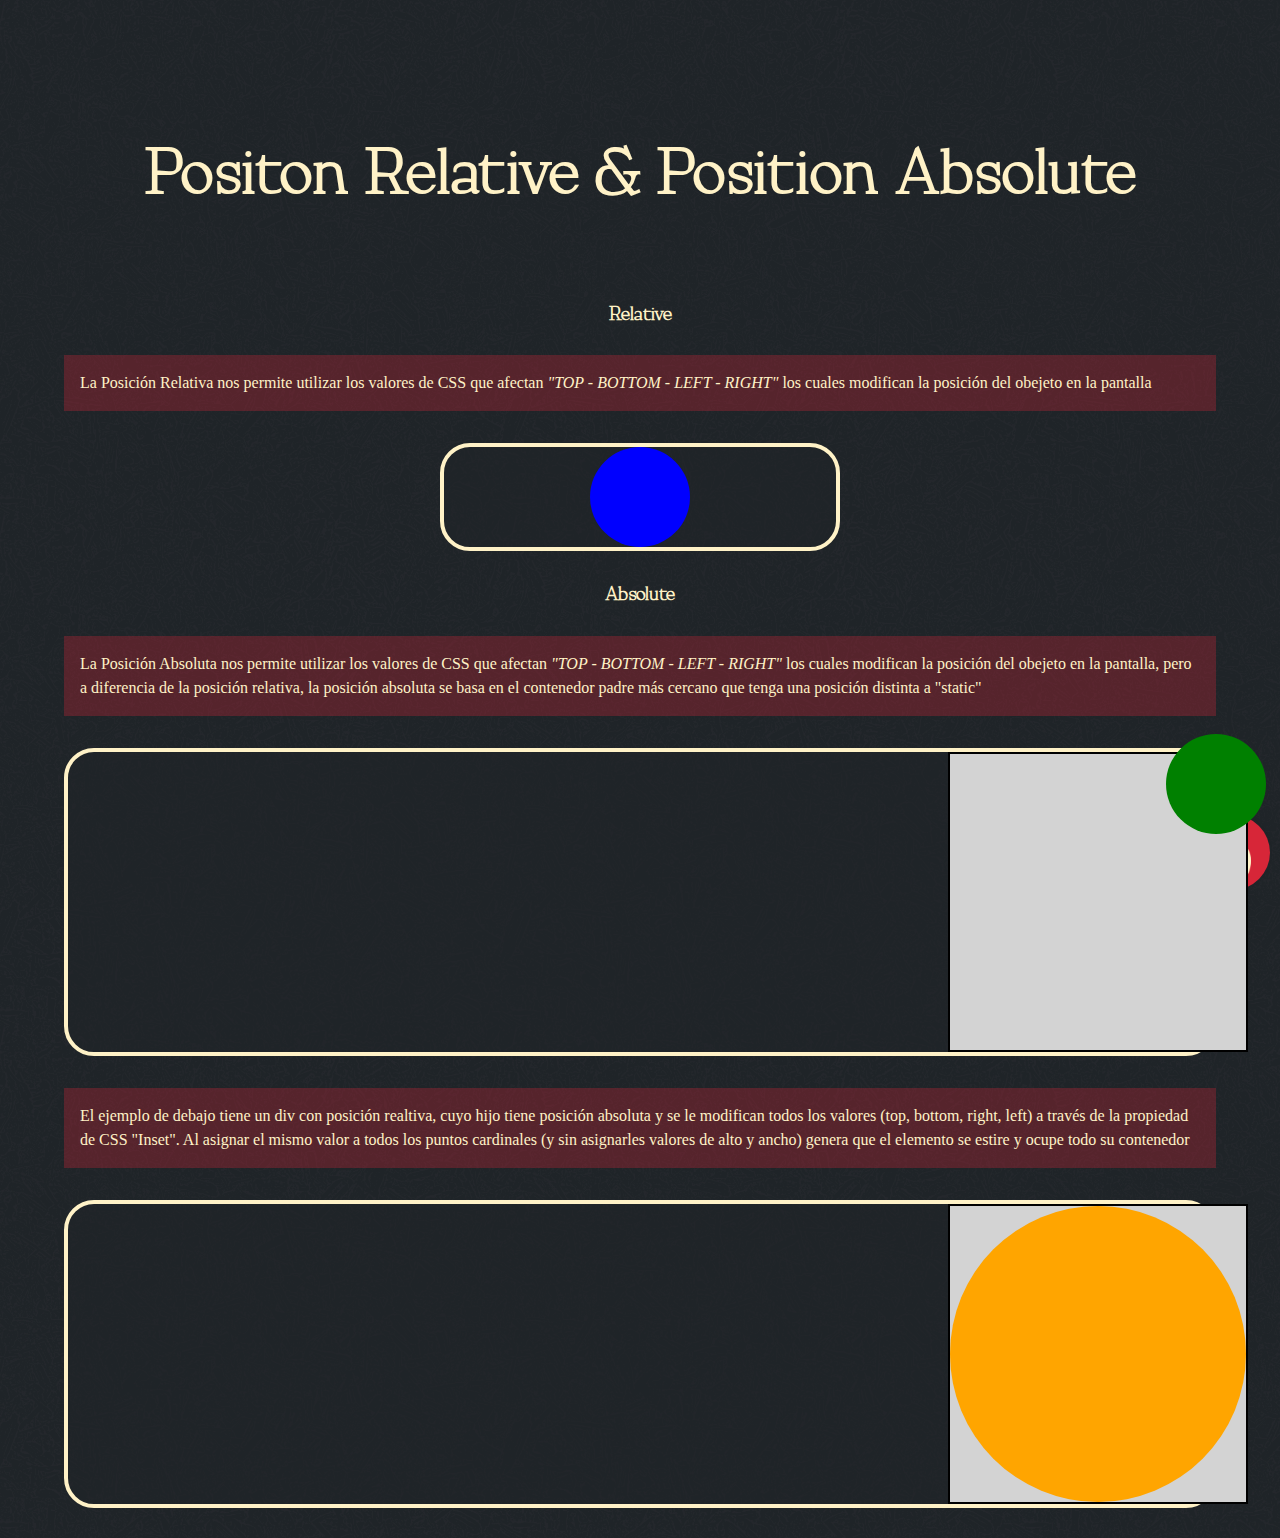
<file: filesCSS/Position Aboslute/index.html>
<!DOCTYPE html>
<html lang="es">
<head>
    <meta charset="UTF-8">
    <meta name="viewport" content="width=device-width, initial-scale=1.0">
    <meta name="description" content="Tutorial sobre posicionamiento relativo y absoluto en CSS">
    <link rel="stylesheet" href="css/style.css">
    <link rel="stylesheet" href="../../css/style.css">
    <link rel="shortcut icon" href="../../assets/favicon/favicon.ico" type="image/x-icon">
    <title>Posición Absoluta y Relativa</title>
</head>
<body>

    <a href="../../index.html">
        <div id="back-button">
            <img src="../../img/Back.png" alt="Back button">
        </div>
    </a>

    <main>
        <h2 class="page-header">Positon Relative & Position Absolute</h2>

        <section>
            <h3>Relative</h3>

            <p class="paragraph">La Posición Relativa nos permite utilizar los valores de CSS que afectan <em>"TOP - BOTTOM - LEFT - RIGHT"</em> los cuales modifican la posición del obejeto en la pantalla</p>
            <div class="card-s">
                <div class="p-relative"></div>
            </div>
        </section>
        <section>
            <h3>Absolute</h3>

            <p class="paragraph">La Posición Absoluta nos permite utilizar los valores de CSS que afectan <em>"TOP - BOTTOM - LEFT - RIGHT"</em> los cuales modifican la posición del obejeto en la pantalla, pero a diferencia de la posición relativa, la posición absoluta se basa en el contenedor padre más cercano que tenga una posición distinta a "static"</p>

            <div class="card-l">
                <div class="relative-father">
                    <div class="p-absolute"></div>
                </div>
            </div>
            

            <p class="paragraph">El ejemplo de debajo tiene un div con posición realtiva, cuyo hijo tiene posición absoluta y se le modifican todos los valores (top, bottom, right, left) a través de la propiedad de CSS "Inset". Al asignar el mismo valor a todos los puntos cardinales (y sin asignarles valores de alto y ancho) genera que el elemento se estire y ocupe todo su contenedor</p>
            
            <div class="card-l">
                <div class="relative-father">
                    <div class="inset-value"></div>
                </div>
            </div>
            
        </section>
    </main>
</body>
</html>
</file>
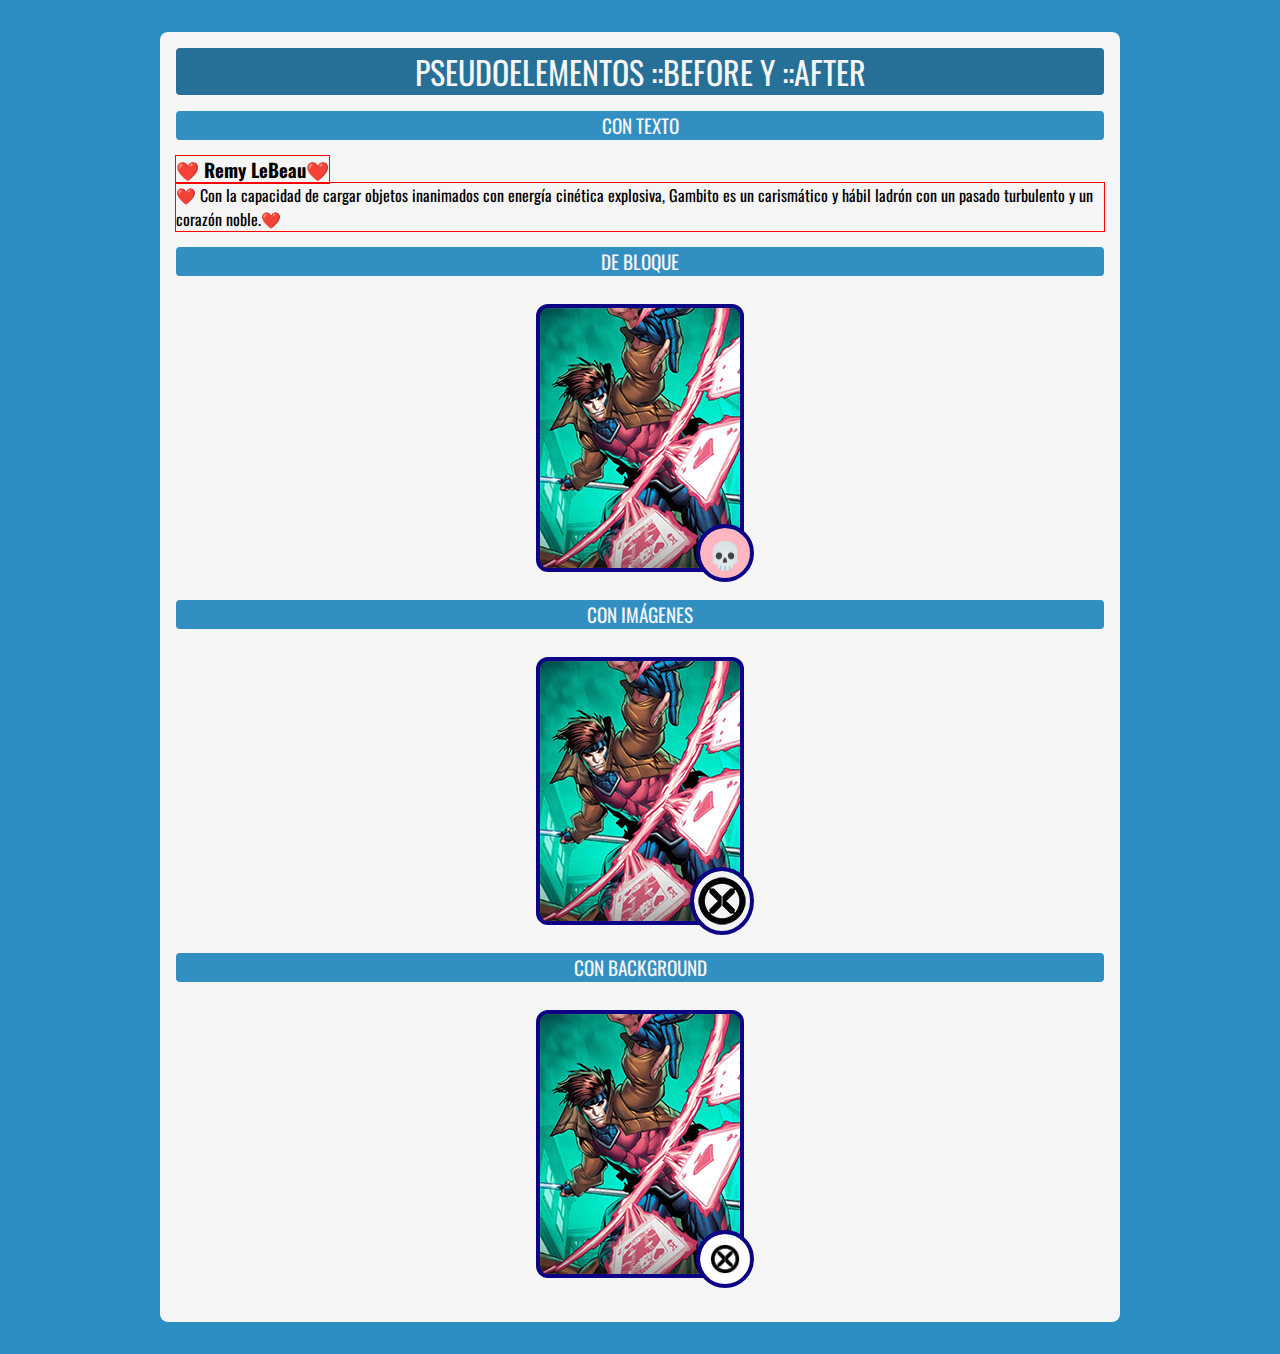
<file: filesCSS/PseudoClases/index.html>
<!DOCTYPE html>
<html lang="es">

<head>
    <meta charset="UTF-8">
    <meta name="viewport" content="width=device-width, initial-scale=1.0">
    <title>Pseudoelementos ::before y ::after</title>
    <link rel="stylesheet" href="css/style.css">
    <link rel="preconnect" href="https://fonts.googleapis.com">
    <link rel="preconnect" href="https://fonts.gstatic.com" crossorigin>
    <link href="https://fonts.googleapis.com/css2?family=Oswald:wght@200..700&display=swap" rel="stylesheet">
</head>

<body>

    <main>


        <h1>Pseudoelementos ::before y ::after</h1>

        <h2>Con texto</h2>

        <h3 class="pseudoelementos">Remy LeBeau</h3>
        <p class="pseudoelementos">Con la capacidad de cargar objetos inanimados con energía cinética explosiva, Gambito
            es un carismático y hábil ladrón con un pasado turbulento y un corazón noble.</p> 


            


        <h2>De Bloque</h2>
        <div class="cardBloque">
            <img class="" src="img/personajes/gambit.png" alt="Imagen de Gambit">    
                    
        </div>

         <h2>Con imágenes</h2>
        <div class="cardImagen">
            <img class="" src="img/personajes/gambit.png" alt="Imagen de Gambit">

        </div>  

         <h2>Con background</h2>
        <div class="cardBackground ">
            <img class="" src="img/personajes/gambit.png" alt="Imagen de Gambit">

        </div> <!---->


    </main>
</body>

</html>
</file>
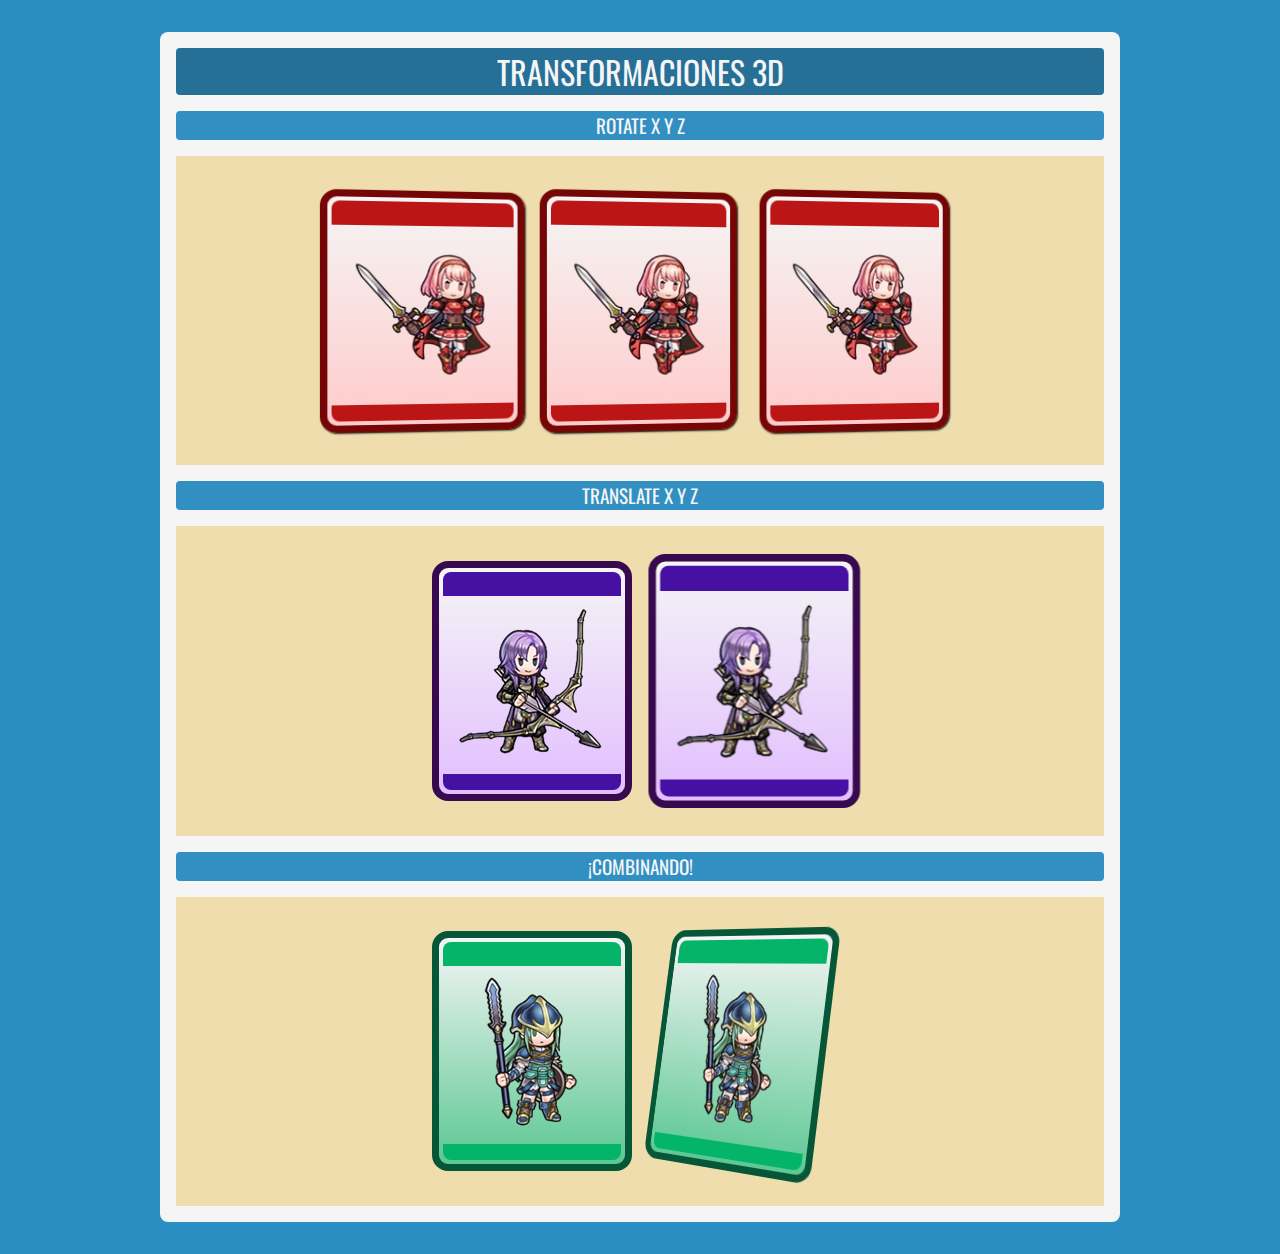
<file: filesCSS/Transformaciones3D/index.html>
<!DOCTYPE html>
<html lang="es">

<head>
    <meta charset="UTF-8">
    <meta name="viewport" content="width=device-width, initial-scale=1.0">
    <title>Transformaciones 3D</title>
    <link rel="stylesheet" href="css/style.css">
    <link rel="preconnect" href="https://fonts.googleapis.com">
    <link rel="preconnect" href="https://fonts.gstatic.com" crossorigin>
    <link href="https://fonts.googleapis.com/css2?family=Oswald:wght@200..700&display=swap" rel="stylesheet">
</head>

<body>

    <main>


        <h1>Transformaciones 3D</h1>

        <h2>rotate X Y Z</h2>
        <div class="stage">


            <div class="card card-lapis rotate3d">
                <img src="img/personajes/lapis.png" alt="Imagen de Prueba">
            </div>
            <div class="card card-lapis rotate3d">
                <img src="img/personajes/lapis.png" alt="Imagen de Prueba">
            </div>
            <div class="card card-lapis rotate3d">
                <img src="img/personajes/lapis.png" alt="Imagen de Prueba">
            </div> <!-- -->
        </div>


        <h2>translate x y z</h2>
        <div class="stage">
            <div class="card card-leon ">
                <img src="img/personajes/leon.png" alt="Imagen de Prueba">
            </div>
            <div class="card card-leon translate3d">
                <img src="img/personajes/leon.png" alt="Imagen de Prueba">
            </div>
        </div>

        <h2>¡Combinando!</h2>
        <div class="stage">
            <div class="card card-nephenee ">
                <img src="img/personajes/nephenee.png" alt="Imagen de Prueba">
            </div>
            <div class="card card-nephenee card-3d">
                <img src="img/personajes/nephenee.png" alt="Imagen de Prueba">
            </div>
        </div><!-- -->


    </main>
</body>

</html>
</file>
<file: css/style.css>
@font-face {
    font-family: 'Dignitary';
    src: url(../assets/DignitaryGrandeur.ttf);
}

@font-face{
    font-family: 'Type Machine';
    src: url(../assets/Type\ Machine.ttf);
}

:root{
    --belloRed: #d72638;
    --belloCream: #fff2c7;
    --belloBlack: #1f2428; 
    --belloPurple: #7a5ddd;

    --defaultShadow: 0px 2px 4px 0px var(--belloBlack);
}

html {
box-sizing: border-box;
scroll-behavior: smooth;
}
*, *::before, *::after {
margin: 0;
padding: 0;
box-sizing: inherit;
}

img, picture, video, svg, canvas {
max-width: 100%;
display: block;
}

input, button, textarea, select {
font: inherit;
}

body {
line-height: 1.5;
position: relative;
background: url(../img/TramaBackgorund.jpg) center/40% repeat;
}

h1, h2, h3, h4, h5, h6 {
line-height: 1.2;
overflow-wrap: break-word;
font-family: 'Dignitary';
text-align: center;
color: var(--belloCream);
}

p{
    color: inherit;
    font-family: inherit;
}

a {
color: inherit;
text-decoration: none;
}

#back-button{
    box-shadow: 0px 0px 0px 2px var(--belloBlack);
    position: fixed;
    width: 75px;
    aspect-ratio: 1/1;
    border-radius: 50px;
    background-color: var(--belloRed);
    right: 10px;
    bottom: 10px;
    object-fit: contain;

    img{
        width: 60%;
        position: absolute;
        inset: 15%;
    }
}

#back-button:hover{
    box-shadow: 0px 0px 0px 2px var(--belloCream);
    img{
        mix-blend-mode: color-dodge;
    }
}

.button{
    --main-color: var(--belloCream);
    --main-backColor: var(--belloBlack);
    --main-changeColor: var(--belloRed);

    cursor: pointer;
    min-width: fit-content;
    max-width: 120px;
    overflow: hidden;

    font-family: 'Type Machine';
    color: var(--main-color);

    padding: 0.1rem 1rem;
    border-radius: 10px;

    background-color: hsla(from var(--main-backColor) h s calc(l + 5));

    display: flex;
    justify-content: center;
    align-items: center;

    box-shadow:
    inset 0px 0px 20px 2px hsla(from var(--main-backColor) h s calc(l - 5) / 55%),
    inset 0px 0px 20px 8px var(--main-backColor); 

    position: relative;

    transition: all 0.25s;

    a{
        padding: 0.4rem 1rem;
        letter-spacing: 2px;
        position: relative;
        z-index: 2;
        transition: letter-spacing 0.1s;
    }

}
.button::before{
    content: '';
    position: absolute;
    height: 110%;
    width: 0%;
    right: 0;
    z-index: 1;

    background-color: hsla(from var(--main-changeColor) h s calc(l + 5));
    
    border-radius: 10px;

    box-shadow:
    /* inset 0px 0px 20px 2px hsla(from var(--main-backColor) h s calc(l - 5) / 55%), */
    inset 0px 0px 20px 8px var(--main-changeColor); 

    transition: all 0.5s;
}
.button:hover{

    &::before{
        right: auto;
        left: 0;
        width: 110%;
    }
}
.button:active{
    transform: scale(0.95);

    a{
        letter-spacing: 0px;
    }
}

.page-header {
    font-size: 4em;
    margin-top: 2em;
    margin-bottom: 1.5em;
}

#search {
    display: block;
    width: 60vw;
    height: 50px;
    margin: auto;
    margin-bottom: 10em;
    display: flex;
    justify-content: center;
    align-items: center;
    gap: 1rem;
    
    input {
        font-family: 'Type Machine';
        border: 3px solid var(--belloRed);
        background-color: var(--belloCream);
        border-radius: 30px;
        padding: 20px;
        height: 50px;
        width: 60%;

        &:focus{
            outline: 0px solid transparent;
        }
    }
}

#temas {
    display: flex;
    flex-wrap: wrap;
    justify-content: space-evenly;
    gap: 2rem;
    margin: auto;
    width: 90vw;
}

.cont-tema {
    --headerColor: hsla(from var(--mainColor) h 80 90);
    --textShadow: hsla(from var(--mainColor) calc(h + 45) s 10);
    --back-color: hsla(from var(--mainColor) h 60 90 / 90%);
    --textColor: hsla(from var(--mainColor) h s calc(l + 80));
    --secondaryColor: hsla(from var(--mainColor) h 60 calc(l - 10));

    border: 4px solid var(--mainColor);
    border-radius: 20px;
    background-color: var(--mainColor);
    min-width: 400px;
    max-width: 500px;
    width: 100%;
    height: fit-content;
    
    h2 {
        color: var(--headerColor);
        text-shadow: var(--textShadow) 1px 2px 2px ;
        border-radius: 15px 15px 0px 0px;
        background-color: var(--mainColor);
        min-height: 50px;
        align-self: center;
        line-height: 50px;
    }
    
    .link-list {
        padding: 1rem;
        border-radius: 15px;
        font-family: 'Type Machine';
        background-color: var(--back-color);
        color: var(--textColor);
        min-height: 100%;
        display: flex;
        flex-wrap: wrap;
        justify-content: center;
        align-items: start;
        gap: 0.5rem;        
    }

    .button {
        --main-changeColor: var(--mainColor);
        --main-backColor: hsla(from var(--mainColor) h 40 15);
        --main-color: var(--textColor);
    }
}

#html {
    --mainColor: #E34F26;

}
#css {
    --mainColor: #1572B6;

}
#js {
    --mainColor: #F0DB4F;

}

.paragraph{
    width: 90%;
    margin: 2rem auto;
    padding: 1rem;
    color: var(--belloCream);
    background-color: hsla(from var(--belloRed) h s l / 30%);
}

.link {

    transition: background-color 0.3s;
    transition: transform 0.2s;

    position: relative;
    overflow: hidden;


    &:hover{
        ::after {
            content: '';
            position: absolute;
            top: 0;
            left: -50px;
            transform: rotate(25deg) scaleY(200%);
            filter: opacity(0);
            display: block;
            height: 100%;
            width: 20px;
            background-color: var(--back-color);
            mix-blend-mode: luminosity;
            animation: shine 5s ease-out infinite;
        }
    }
}

@keyframes shine{
    0%, 100% {
        filter: opacity(0);
    }

    20% {
        filter: opacity(.5) blur(10px);
    }

    40% {
        left: 150%;
        filter: opacity(.5);
    }

    41%{
        filter: opacity(0);
    }

    100%{
        left: -50px;
    }
}

.quotes {
    display: none;
    position: absolute;
    inset: 30px;
    background-color: #1f242865;

    &:target {
        display: block;
    }
}

.samples{
    display: flex;
    justify-content: center;
    flex-wrap: wrap;
    gap: 2rem;
    width: 90vw;
    margin: auto;
}

.card-s, .card-l{
    /* box-shadow: inset 0px 0px 20px 0px var(--belloRed); */
    border-radius: 30px;
    border: 4px solid var(--belloCream);
    background-color: hsla(from var(--belloBlack) h s l / 50%);
    display: flex;
    justify-content: center;
    align-items: center;
    margin: 30px auto;
    color: var(--belloCream);

    h4{
        aspect-ratio: 1/1;
        color: var(--belloCream);
        padding: 1rem;
        border-radius: 50px;
        border: 3px solid var(--belloRed);
        font-size: 1.5rem;
        margin: 1rem;
    }

    figure{
            margin: 1rem;
            object-fit: contain;
            display: flex;
            justify-content: center;
            align-items: center;
    }

    img{
        max-height: 250px;
    }

    iframe {
        min-width: 40vw;
        margin: 30px auto;
    }
}
.card-s{
    min-width: 400px;
    width: 30%;
}
.card-l{
    width: 90%;
}

.card-content{
    margin: 1rem;
    display: flex;
    justify-content: space-between;
    align-items: center;
    width: 80%;
    text-align: center;
}

.fd-column{
    flex-direction: column;
}

.portrait{
    margin: 1rem;
    border-radius: 10px;
    object-fit: contain;
    width: 300px;
    height: 300px;

    aspect-ratio: 1 / 1;
    display: flex;
    justify-content: center;
    align-items: center;
}

.as-1-1{
    aspect-ratio: 1 / 1;
    
}

.as-2-1{

    aspect-ratio: 2 / 1;
}

.as-2-3{
    aspect-ratio: 2 / 2.5;
}

.as-16-9{

    aspect-ratio: 16 / 9;
}

.as-21-9{
    aspect-ratio: 21 / 9;
}

.ifrm {
    max-width: 40vw;
    margin: auto;
}
</file>
<file: filesCSS/Colores Relativos/css/muestras.css>
.muestras-rgb {
    display: flex;
    justify-content: space-evenly;
    gap: 5px 100px;
    width: 90%;
    margin: auto;

    div::before{
        width: 100%;
    }

    :nth-child(1) {
        background-color: rgb(from var(--belloRed) r g b);

        &::before {content: 'Color Base';}
    }

    :nth-child(2) {
        background-color: rgb(from var(--belloRed) r g 0);

        &::before {content: 'Blue valor 0';}
    }

    :nth-child(3) {
        background-color: rgb(from var(--belloRed) r 60 10);

        &::before {content: 'Green Valor 60 - Blue valor 0';}
    }

    :nth-child(4) {
        background-color: rgb(from var(--belloRed) 80 60 50);

        &::before {content: 'Red 80 - Green 60 - Blue 50';}
    }

        :nth-child(5) {
        background-color: rgb(from var(--belloRed) 100 100 100);

        &::before {content: 'Red 100 - Green 100 - Blue 100';}
    }
}

.muestras-hsl {
    --rojo: var(--belloRed);

    display: flex;
    gap: 5px 100px;
    justify-content: space-evenly;
    width: 90%;
    margin: auto;

    div::before{
        width: 100%;
    }


    :nth-child(1) {
        background-color: hsl(from var(--rojo) h s l);

        &::before {content: 'Color Base';}
    }

    :nth-child(2) {
        background-color: hsl(from var(--rojo) h 50 l);

        &::before {content: 'Saturación al 50%';}
    }

    :nth-child(3) {
        background-color: hsl(from var(--rojo) h s 90);

        &::before {content: 'Luminocidad al 90%';}
    }

    :nth-child(4) {
        background-color: hsl(from var(--rojo) 90 s l);

        &::before {content: 'Hue rotado 90deg';}
    }

    :nth-child(5) {
        background-color: hsl(from var(--rojo) 10 80 60);

        &::before {content: 'Todo Combinado';}
    }
}

.muestras-calc-hsl {

    --base-color: var(--belloRed);
    
        display: flex;
        justify-content: space-evenly;
        flex-wrap: wrap;
        gap: 5px 100px;
        width: 90%;
        margin: auto;

        div::before{
            width: 100%;
        }
        
    :nth-child(1){
        background-color: var(--base-color);

        &::before{content: 'Color Base';}
    }

    :nth-child(2){
        background-color: hsl(from var(--base-color) calc(h - 20) s l);

        &::before{content: 'Hue - 20';}
    }

    :nth-child(3){
        background-color: hsl(from var(--base-color) calc(h - 40) s l);

        &::before{content: 'Hue - 40';}
    }

    :nth-child(4){
        background-color: hsl(from var(--base-color) calc(h + 20) s l);

        &::before{content: 'Hue + 20';}
    }

    
    :nth-child(5){
        background-color: hsl(from var(--base-color) calc(h + 40) s l);

        &::before{content: 'Hue + 40';}
    }

    :nth-child(6){
        background-color: var(--base-color);

        &::before{content: 'Color Base';}
    }

    :nth-child(7){
        background-color: hsl(from var(--base-color) h calc(s + 20) l);

        &::before{content: 'Saturation + 20';}
    }

    :nth-child(8){
        background-color: hsl(from var(--base-color) h calc(s + 40) l);

        &::before{content: 'Saturation + 40';}
    }

    :nth-child(9){
        background-color: hsl(from var(--base-color) h calc(s - 20) l);

        &::before{content: 'Saturation - 20';}
    }

    :nth-child(10){
        background-color: hsl(from var(--base-color) h calc(s - 40) l);

        &::before{content: 'Saturation - 40';}
    }

    :nth-child(11){
        background-color: var(--base-color);

        &::before{content: 'Color Base';}
    }

    :nth-child(12){
        background-color: hsl(from var(--base-color) h s calc(l + 20));

        &::before{content: 'Hue + 20';}
    }

    :nth-child(13){
        background-color: hsl(from var(--base-color) h s calc(l + 40));

        &::before{content: 'Hue + 40';}
    }

    :nth-child(14){
        background-color: hsl(from var(--base-color) h s calc(l - 20));

        &::before{content: 'Hue - 20';}
    }

    :nth-child(15){
        background-color: hsl(from var(--base-color) h s calc(l - 40));

        &::before{content: 'Hue - 40';}
    }
}

.muestras-alpha {
    --base-color: var(--belloCream  );

    display: flex;
        justify-content: space-evenly;
        flex-wrap: wrap;
        gap: 5px 100px;
        width: 90%;
        margin: auto;

    :nth-child(1) {
        background-color: var(--base-color);

        &::before{content: 'Color Base';}
    }

    :nth-child(2) {
        background-color: hsla(from var(--base-color) h s l / 80%);

        &::before{content: 'Alpha 80%';}
    }

    :nth-child(3) {
        background-color: hsla(from var(--base-color) h s l / 60%);

        &::before{content: 'Alpha 60%';}
    }

    :nth-child(4) {
        background-color: hsla(from var(--base-color) h s l / 40%);

        &::before{content: 'Alpha 40%';}
    }

    :nth-child(5) {
        background-color: hsla(from var(--base-color) h s l / 20%);

        &::before{content: 'Alpha 20%';}
    }
}

#card {
    --base-color: var(--belloRed);
    --darker-color: hsla(from var(--base-color) h 80 20);
    --title-color: hsla(from var(--base-color) h 80 95);
    --data-color: hsla(from var(--base-color) h 50 30 / 80%);
    --text-color: hsla(from var(--base-color) h s 30);
    --text-color-alt: hsla(from var(--base-color) calc(h + 90) s 40);
    --text-color-light: hsla(from var(var(--base-color)) h s 95);

    width: 500px;
    height: 700px;
    margin: auto;
    border-radius: 25px;
    border: 5px var(--darker-color) solid;
    position: relative;

    figure{
        width: 100%;
        height: 100%;
        overflow: hidden;
    }

    

    &::before {
        content: 'Caballo';
        text-align: center;
        font-weight: bolder;
        color: var(--text-color-alt);
        align-items: center;
        display: block;
        width: 75px;
        height: 75px;
        border-radius: 50%;
        position: absolute;
        top: -10px;
        left:-10px;
        background-color: var(--base-color);
    }

    &::after {
        content: 'La compañía sana del caballo';
        display: block;
        position: absolute;
        text-align: center;
        z-index: 2;
        width: 100%;
        margin: auto;
        height: 20px;
        bottom: 0;

    }

    &:hover {
        --base-color: var(--belloCream);
    }

 img {
        
        object-fit: cover;
        width: 500px;
        height: 700px;
        object-position: center right;
    }

}

.box {
    margin: 30px auto;
    width: 200px;
    height: 200px;
}

.box::before {
    display: block;
    text-align: center;
    background-color: black;
    color: beige;
}
</file>
<file: filesCSS/CSS Reset/css/style.css>
html {
    box-sizing: border-box;
}

*, *::before, *::after {  /*Los pseudoelementos no se cuentan dentro del selector universal '*' */
    margin: 0;
    box-sizing: inherit; /*Lo hereda del html, es agresivo aplicar constantemente a todo una misma propiedad*/
}

img, picture, video, svg, canvas {
    max-width: 100%;
    display: block; 
}

input, button, textarea, select { /*Son elementos que no heredan automáticamente las tipografías*/
    font: inherit;
}

body {
    line-height: 1.5;
}

h1, h2, h3, h4, h5, h6 {
    line-height: 1.2;
    overflow-wrap: break-word;
}
</file>
<file: filesCSS/Mask Elements/css/style.css>
.cp-circle {
    clip-path: circle(25% at center);
}

.cp-ellipse {
    clip-path: ellipse(10% 50% at center);
}

.cp-polygon {
    width: 300px;
    aspect-ratio: 1/1;
    clip-path: polygon(20% 0%, 0% 20%, 30% 50%, 0% 80%, 20% 100%, 50% 70%, 80% 100%, 100% 80%, 70% 50%, 100% 20%, 80% 0%, 50% 30%);
}

.mi-gradient{
    mask-image: linear-gradient(to bottom, transparent 0%, black 10%, transparent 100%);
}

.mi-radial-gradient{
    mask-image: radial-gradient(circle at center, black 0%, transparent 100%);
}

.mi-image{
    mask-image: url('../img/mask-image.png');
    mask-size: cover;
}
</file>
<file: filesCSS/Object-Fit/CSS/style.css>
.fit-contain { 
    object-fit: contain; /*Achica la imagen para que entre en el contenedor*/
}

.fit-cover {
    object-fit: cover; /*Respeta el tamaño de la imagen, pero oculta lo que sale del contenedor*/
}

.position-top {
    object-position: top;
}

.position-center {
    object-position: center;
}

.position-bottom {
    object-position: bottom;
}

* {
    margin: 0;
    box-sizing: border-box;
}

main {
    min-height: 200px;
    background-color: whitesmoke;
    border-radius: 0.5rem;
    margin: 2rem auto;
    padding: 1rem;
}

hr {
    margin: 1rem 0;
}

h1{
    text-align: center  ;
}

.imagen {
    width: 300px;
    height: 300px;
}

.figures {
    display: flex;
    justify-content: center;
    gap: 30px;

    figure {
        outline: solid 2px black;
    }

    figcaption {
        text-align: center;
    }
}
</file>
<file: filesCSS/Position Aboslute/css/style.css>
html {
    box-sizing: border-box;
}

*, *::before, *::after { 
    margin: 0;
    box-sizing: inherit;
}

img, picture, video, svg, canvas {
    max-width: 100%;
    display: block; 
}

input, button, textarea, select { 
    font: inherit;
}

body {
    line-height: 1.5;
}

h1, h2, h3, h4, h5, h6 {
    line-height: 1.2;
    overflow-wrap: break-word;
}

h1{
    text-align: center;
    font-size: 2.5em;
    background-color: brown;
    position: sticky;
}

.p-relative{
    width: 100px;
    height: 100px;
    background-color: blue;
    position: relative;
    top: 0; /*Posiciona el elemento en el punto 0 del alto (desde arriba) de la pantalla sobre el eje Y*/
    left: 0; /*Posiciona el elemento en el punto 0 del ancho (desde la izquierda) de la pantalla sobre el eje X*/
    border-radius: 50%;
}

.relative-father{
    width: 300px;
    height: 300px;
    background-color: lightgray;
    position: relative;
    left: 40%;
    border: 2px solid black;
}

    .p-absolute{
        width: 100px;
        height: 100px;
        background-color: green;
        position: absolute;
        top: -20px; /*A la hora de posicionarse toma como referencia a la posición del padre*/
        right: -20px; /*Acepta valores negativos*/
        border-radius: 50%;
    }

    .inset-value{
        background-color: orange;
        position: absolute;
        inset: 0px 0px 0px 0px; /*top right bottom left*/
        border-radius: 50%;
    }
</file>
<file: filesCSS/PseudoClases/css/style.css>
/*Los pseudoelementos no existen hasta que no los creemos*/

/*La propiedad CONTENT es obligatoria, ahí le diremos qué va a mostrar y es lo que vamos a afectar*/

/*Heredan las propiedades del elemento padre*/

/*Son elementos INLINE por default*/

/*Si el contenido es una imágen, no podremos modificar su tamaño de ninguna manera*/
/*La solución es agregar esa imagen como BACKGROUND*/

* {
    margin: 0;
    box-sizing: border-box;

}

body {

    font-family: "Oswald", sans-serif;
    background-color: rgb(43, 142, 195);
}

main {
    max-width: 960px;
    min-height: 200px;
    background-color: whitesmoke;
    border-radius: 0.5rem;
    margin: 2rem auto;
    padding: 1rem;
}

h1 {
    text-align: center;
    background-color: rgb(38, 111, 151);
    color: whitesmoke;
    text-transform: uppercase;
    font-weight: 400;
    border-radius: 0.25rem;
    margin-bottom: 1rem;
}


h2 {
    text-align: center;
    background-color: rgb(50, 143, 194);
    color: whitesmoke;
    text-transform: uppercase;
    font-weight: 400;
    border-radius: 0.25rem;
    margin: 1rem 0;
    font-size: 1.2rem;
}

hr {
    margin: 1rem 0;
}


img {
    max-width: 300px;
    display: block;
}


.pseudoelementos {
    outline: 1px solid red;
    width: fit-content;
}

.pseudoelementos::before {
    content: '❤️ ';
}

.pseudoelementos::after {
    content: '❤️';
}

.cardBloque,
.cardImagen,
.cardBackground {

    outline: 0.25rem solid rgba(12, 4, 133);
    border-radius: 0.5rem;
    width: fit-content;
    margin: 2rem auto;


    position: relative;
}

.cardBloque::after {
    content: '💀';

    display: flex;
    justify-content: center;
    align-items: center;

    font-size: 1.7rem;


    width: 50px;
    aspect-ratio: 1/1;
    border-radius: 50%;
    background-color: lightpink;
    outline: 0.25rem solid rgba(12, 4, 133);

    position: absolute;
    bottom: -10px;
    right: -10px;
}

.cardImagen::after {
    content: url('../img/x-logo-mini.png');
    background-color: rgb(243, 243, 243);
    outline: 0.25rem solid rgba(12, 4, 133);
    border-radius: 50%;

    bottom: -10px;
    right: -10px;
    position: absolute;

    text-align: center;
    padding: 0.30rem 0.20rem 0rem;
}

.cardBackground::after {
    content: '';

    display: block;
    height: 50px;
    aspect-ratio: 1/1; 
    background-color: rgb(255, 255, 255);

    outline: 0.25rem solid rgba(12, 4, 133);
    border-radius: 50%;
    position: absolute;
    bottom: -10px;
    right: -10px;

    
    background-image: url('../img/x-logo.png');

        background-size: contain;
    background-repeat: no-repeat; 
    background-size: 30px;
    background-position: center;
}
</file>
<file: filesCSS/Transformaciones3D/css/style.css>
* {
    margin: 0;
    box-sizing: border-box;

}

body {

    font-family: "Oswald", sans-serif;
    background-color: rgb(43, 142, 195);
}

main {
    max-width: 960px;
    min-height: 200px;
    background-color: whitesmoke;
    border-radius: 0.5rem;
    margin: 2rem auto;
    padding: 1rem;
}

h1 {
    text-align: center;
    background-color: rgb(38, 111, 151);
    color: whitesmoke;
    text-transform: uppercase;
    font-weight: 400;
    border-radius: 0.25rem;
    margin-bottom: 1rem;
}


h2 {
    text-align: center;
    background-color: rgb(50, 143, 194);
    color: whitesmoke;
    text-transform: uppercase;
    font-weight: 400;
    border-radius: 0.25rem;
    margin: 1rem 0;
    font-size: 1.2rem;
}

hr {
    margin: 1rem 0;
}


img {
    max-width: 300px;
}



.card {
    --grad-start: whitesmoke;
    --grad-end: rgb(197, 197, 197);
    --main-color: hsl(120, 85%, 42%);
    --dark-color: hsl(120, 95%, 23%);
    background: linear-gradient(var(--grad-start), var(--grad-end));
    aspect-ratio: 1 / 1.2;
    min-width: 200px;
    display: flex;
    justify-content: center;
    align-items: center;
    border: 7px solid var(--dark-color);
    border-radius: 1rem;
    position: relative;
}

.card::after,
.card::before {
    content: '';
    display: block;
    width: calc(100% - 0.5rem);
    background-color: var(--main-color);
    position: absolute;
}

.card::after {
    height: 1.5rem;
    top: 0.25rem;
    border-radius: 0.5rem 0.5rem 0 0;
}

.card::before {
    height: 1rem;
    bottom: 0.25rem;
    border-radius: 0 0 0.5rem 0.5rem;
}

.card-lapis {
    --grad-start: whitesmoke;
    --grad-end: rgb(255, 203, 203);
    --main-color: hsl(0, 80%, 41%);
    --dark-color: rgb(118, 5, 5);
}

.card-leon {
    --grad-start: whitesmoke;
    --grad-end: rgb(226, 190, 255);
    --main-color: hsl(262, 81%, 35%);
    --dark-color: rgb(55, 9, 79);
}

.card-nephenee {
    --grad-start: whitesmoke;
    --grad-end: rgb(92, 200, 148);
    --main-color: hsl(154, 96%, 36%);
    --dark-color: rgb(6, 87, 55);
}




.stage {
    display: flex;
    justify-content: center;
    align-items: center;
    gap: 1rem;

    aspect-ratio: 3/1;
    background: rgb(239, 221, 173);

    /**/perspective: 1000px;


}

.pers {
    perspective: 1000px;  /* Al contenedor que engloba todos los elementos se le establece una perspectiva para hacer las animaciones más realistas */
}


.rotate3d {


    transform: rotateY(10deg);

    box-shadow: 1px 1px 2px black;



}



.translate3d {
    transform: translateX(0px) translateZ(55px);
}

/**/
.card-3d {
    transform: rotateX(10deg) rotateY(-40deg) rotateZ(10deg) translateZ(20px);
}
</file>
